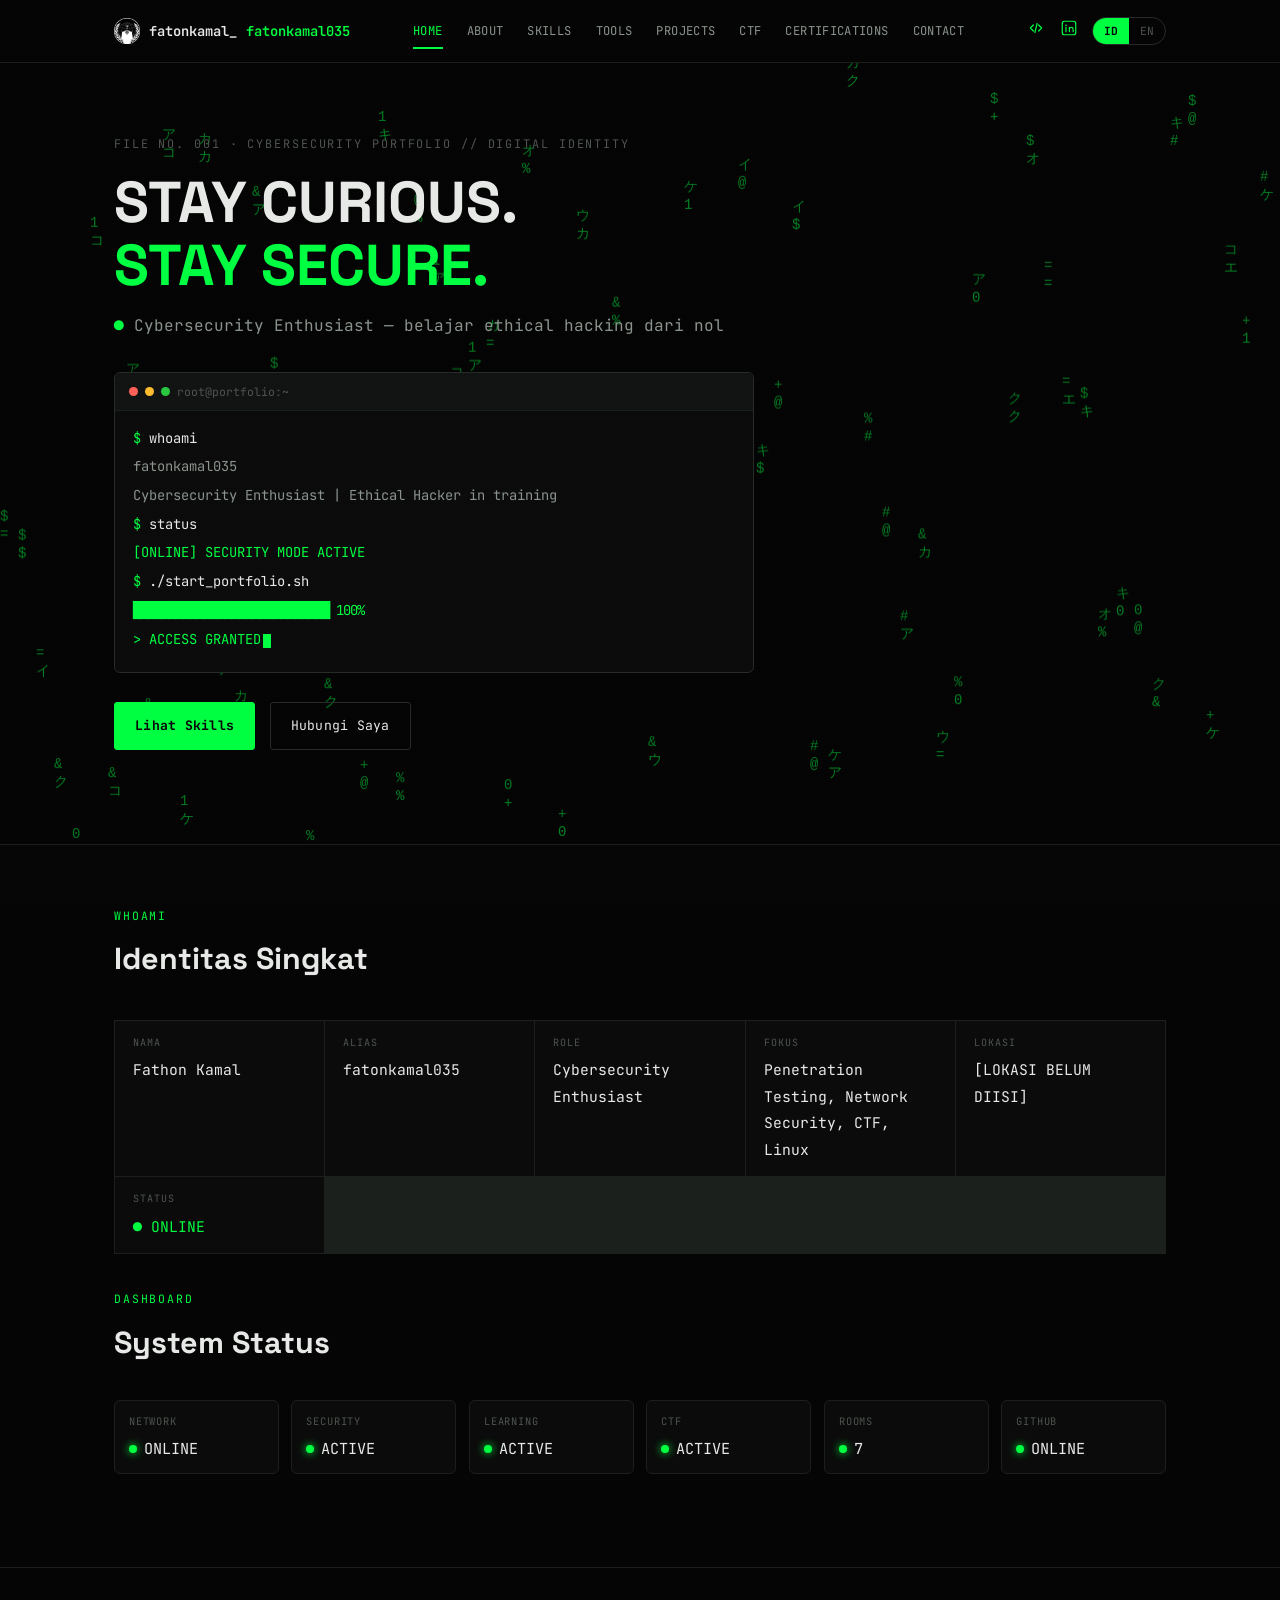
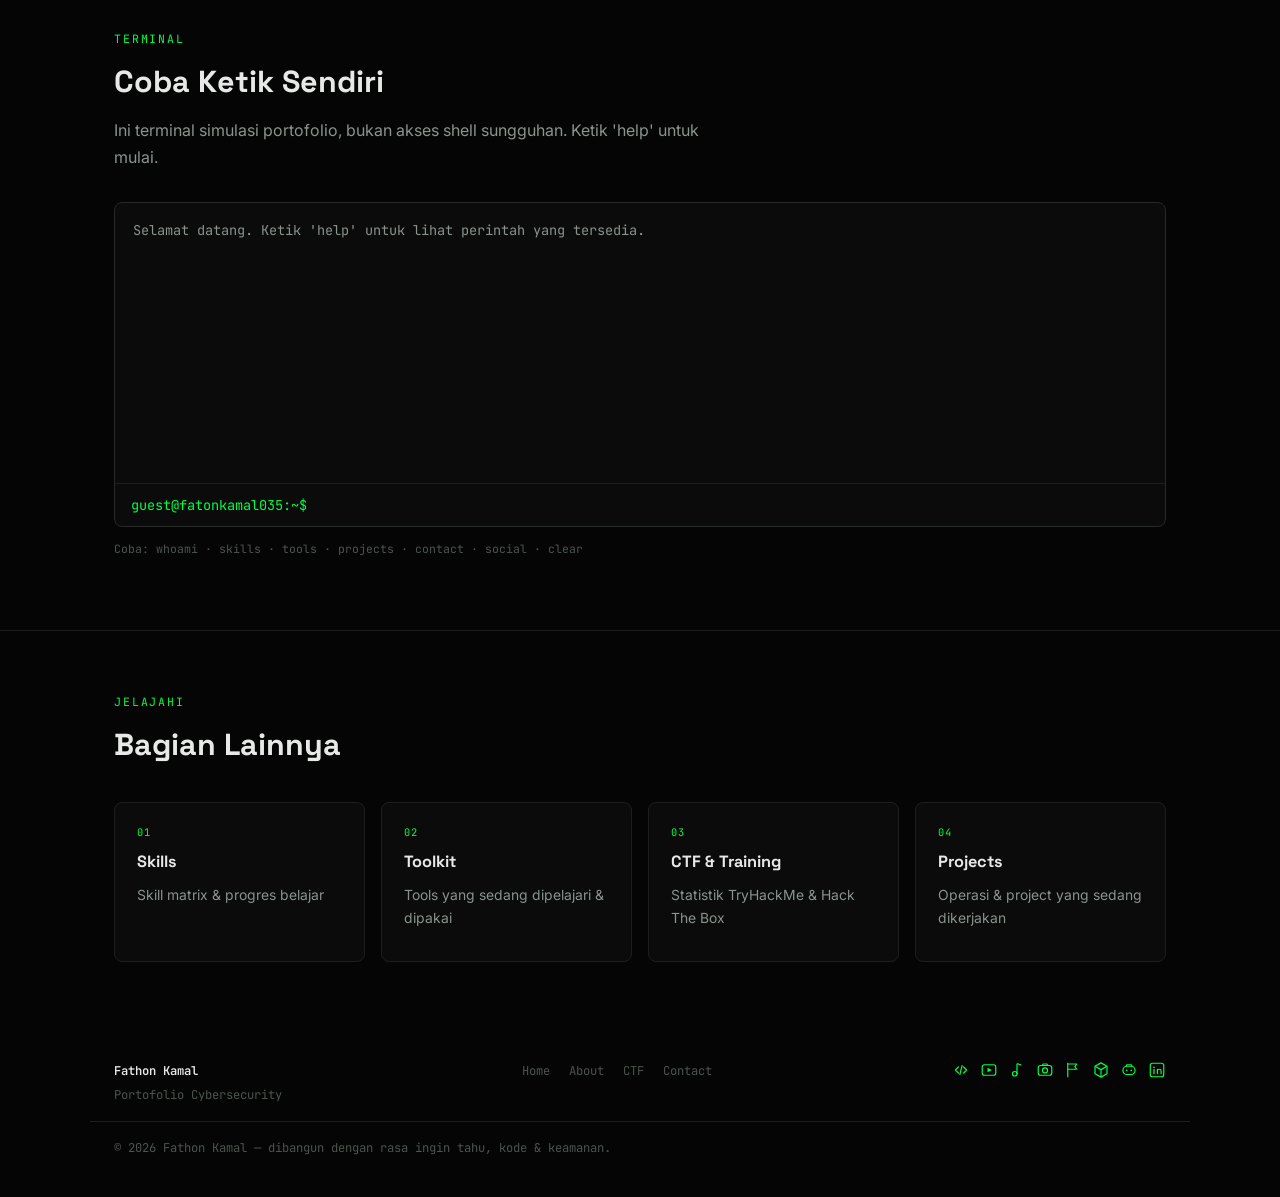
<file: index.html>
<!DOCTYPE html>
<html lang="id">
<head>
<meta charset="UTF-8">
<meta name="viewport" content="width=device-width, initial-scale=1.0">
<title>Fathon Kamal — Cybersecurity Portfolio // Digital Identity</title>
<meta name="description" content="Portofolio cybersecurity Fathon Kamal (fatonkamal035) — ethical hacking, penetration testing, CTF di TryHackMe & Hack The Box.">
<meta property="og:title" content="Fathon Kamal — Cybersecurity Portfolio">
<meta property="og:description" content="Portofolio cybersecurity: skills, tools, CTF progress, dan projects.">
<meta property="og:type" content="website">
<meta name="twitter:card" content="summary">
<link rel="preconnect" href="https://fonts.googleapis.com">
<link rel="preconnect" href="https://fonts.gstatic.com" crossorigin>
<link href="https://fonts.googleapis.com/css2?family=Inter:wght@400;500;600;700;800&family=Space+Grotesk:wght@500;600;700&family=JetBrains+Mono:wght@400;500;600;700&display=swap" rel="stylesheet">
<link rel="stylesheet" href="style.css">
</head>
<body>

<header class="topnav">
  <div class="wrap">
    <a href="index.html" class="brand"><img class="brand-logo" src="logo.png" alt="Logo"><span class="glitch" data-text="fatonkamal_">fatonkamal_</span><span class="alias"></span></a>
    <nav class="navlinks">
      <a href="index.html" class="active" data-id="Home" data-en="Home">Home</a>
      <a href="about.html" data-id="About" data-en="About">About</a>
      <a href="skills.html" data-id="Skills" data-en="Skills">Skills</a>
      <a href="tools.html" data-id="Tools" data-en="Tools">Tools</a>
      <a href="projects.html" data-id="Projects" data-en="Projects">Projects</a>
      <a href="ctf.html">CTF</a>
      <a href="certifications.html" data-id="Certifications" data-en="Certifications">Certifications</a>
      <a href="contact.html" data-id="Contact" data-en="Contact">Contact</a>
    </nav>
    <div class="nav-right">
      <a class="nav-icon-github" href="#" aria-label="GitHub" target="_blank" rel="noopener"></a>
      <a class="nav-icon-linkedin" href="#" aria-label="LinkedIn" target="_blank" rel="noopener"></a>
      <div class="lang-switch" role="group" aria-label="Ganti bahasa">
        <button class="lang-opt active" data-lang="id" type="button">ID</button>
        <button class="lang-opt" data-lang="en" type="button">EN</button>
      </div>
      <button class="hamburger" aria-label="Menu"><span></span><span></span><span></span></button>
    </div>
  </div>
  <div class="mobile-menu">
    <a href="index.html" class="active">Home</a>
    <a href="about.html" data-id="About" data-en="About">About</a>
    <a href="skills.html" data-id="Skills" data-en="Skills">Skills</a>
    <a href="tools.html" data-id="Tools" data-en="Tools">Tools</a>
    <a href="projects.html" data-id="Projects" data-en="Projects">Projects</a>
    <a href="ctf.html">CTF</a>
    <a href="certifications.html" data-id="Certifications" data-en="Certifications">Certifications</a>
    <a href="contact.html" data-id="Contact" data-en="Contact">Contact</a>
  </div>
</header>

<section class="hero">
  <canvas id="matrixCanvas" aria-hidden="true"></canvas>
  <div class="wrap">
    <div class="hero-eyebrow">FILE NO. 001 · CYBERSECURITY PORTFOLIO // DIGITAL IDENTITY</div>
    <h1>
      <span data-id="STAY CURIOUS." data-en="STAY CURIOUS.">STAY CURIOUS.</span><br>
      <span class="accent" data-id="STAY SECURE." data-en="STAY SECURE.">STAY SECURE.</span>
    </h1>
    <p class="role-line"><span class="status-dot">●</span> <span data-id="Cybersecurity Enthusiast — belajar ethical hacking dari nol" data-en="Cybersecurity Enthusiast — learning ethical hacking from scratch">Cybersecurity Enthusiast — belajar ethical hacking dari nol</span></p>

    <div class="terminal-window">
      <div class="terminal-titlebar"><span class="dot red"></span><span class="dot yellow"></span><span class="dot green"></span><span class="glitch" data-text="root@portfolio:~">root@portfolio:~</span></div>
      <div class="terminal-body">
        <div class="line"><span class="prompt-user">$</span> whoami</div>
        <div class="line out">fatonkamal035</div>
        <div class="line out" data-id="Cybersecurity Enthusiast | Ethical Hacker in training" data-en="Cybersecurity Enthusiast | Ethical Hacker in training">Cybersecurity Enthusiast | Ethical Hacker in training</div>
        <div class="line"><span class="prompt-user">$</span> status</div>
        <div class="line ok">[ONLINE] SECURITY MODE ACTIVE</div>
        <div class="line"><span class="prompt-user">$</span> ./start_portfolio.sh</div>
        <div class="line progress-bar-ascii">████████████████████████████ 100%</div>
        <div class="line ok">&gt; ACCESS GRANTED<span class="cursor-block"></span></div>
      </div>
    </div>

    <div class="btn-row" style="margin-top:1.8rem;">
      <a class="btn primary" href="skills.html" data-id="Lihat Skills" data-en="View Skills">Lihat Skills</a>
      <a class="btn ghost" href="contact.html" data-id="Hubungi Saya" data-en="Contact Me">Hubungi Saya</a>
    </div>
  </div>
</section>

<section class="section">
  <div class="wrap">
    <div class="section-head reveal">
      <div class="eyebrow">WHOAMI</div>
      <h2 data-id="Identitas Singkat" data-en="Quick Identity">Identitas Singkat</h2>
    </div>
    <div class="whoami-grid" id="whoamiGrid"></div>

    <div class="section-head reveal" style="margin-top:0.5rem;">
      <div class="eyebrow" data-id="Dashboard" data-en="Dashboard">Dashboard</div>
      <h2 data-id="System Status" data-en="System Status">System Status</h2>
    </div>
    <div class="dash-grid" id="dashGrid"></div>
  </div>
</section>

<section class="section">
  <div class="wrap">
    <div class="section-head reveal">
      <div class="eyebrow">Terminal</div>
      <h2 data-id="Coba Ketik Sendiri" data-en="Try It Yourself">Coba Ketik Sendiri</h2>
      <p data-id="Ini terminal simulasi portofolio, bukan akses shell sungguhan. Ketik 'help' untuk mulai." data-en="This is a portfolio simulation terminal, not a real shell. Type 'help' to start.">Ini terminal simulasi portofolio, bukan akses shell sungguhan. Ketik 'help' untuk mulai.</p>
    </div>
    <div class="iterm reveal">
      <div class="iterm-output" id="itermOutput">
        <div class="line cmd-out" data-id="Selamat datang. Ketik 'help' untuk lihat perintah yang tersedia." data-en="Welcome. Type 'help' to see available commands.">Selamat datang. Ketik 'help' untuk lihat perintah yang tersedia.</div>
      </div>
      <div class="iterm-input-row">
        <span class="p">guest@fatonkamal035:~$</span>
        <input id="itermInput" type="text" autocomplete="off" spellcheck="false" aria-label="Terminal command input">
      </div>
    </div>
    <p class="iterm-hint" data-id="Coba: whoami · skills · tools · projects · contact · social · clear" data-en="Try: whoami · skills · tools · projects · contact · social · clear">Coba: whoami · skills · tools · projects · contact · social · clear</p>
  </div>
</section>

<section class="section">
  <div class="wrap">
    <div class="section-head reveal">
      <div class="eyebrow" data-id="Jelajahi" data-en="Explore">Jelajahi</div>
      <h2 data-id="Bagian Lainnya" data-en="More Sections">Bagian Lainnya</h2>
    </div>
    <div class="card-grid reveal">
      <a class="tool-card" href="skills.html" style="color:inherit;">
        <div class="t-cat">01</div><h3 data-id="Skills" data-en="Skills">Skills</h3>
        <p data-id="Skill matrix & progres belajar" data-en="Skill matrix & learning progress">Skill matrix & progres belajar</p>
      </a>
      <a class="tool-card" href="tools.html" style="color:inherit;">
        <div class="t-cat">02</div><h3 data-id="Toolkit" data-en="Toolkit">Toolkit</h3>
        <p data-id="Tools yang sedang dipelajari & dipakai" data-en="Tools currently being learned & used">Tools yang sedang dipelajari & dipakai</p>
      </a>
      <a class="tool-card" href="ctf.html" style="color:inherit;">
        <div class="t-cat">03</div><h3>CTF &amp; Training</h3>
        <p data-id="Statistik TryHackMe & Hack The Box" data-en="TryHackMe & Hack The Box stats">Statistik TryHackMe & Hack The Box</p>
      </a>
      <a class="tool-card" href="projects.html" style="color:inherit;">
        <div class="t-cat">04</div><h3 data-id="Projects" data-en="Projects">Projects</h3>
        <p data-id="Operasi & project yang sedang dikerjakan" data-en="Operations & projects in progress">Operasi & project yang sedang dikerjakan</p>
      </a>
    </div>
  </div>
</section>

<footer>
  <div class="wrap">
    <div class="footer-left">
      <span style="color:var(--ink);font-weight:600;">Fathon Kamal</span>
      <span data-id="Portofolio Cybersecurity" data-en="Cybersecurity Portfolio">Portofolio Cybersecurity</span>
    </div>
    <nav class="footer-nav">
      <a href="index.html" data-id="Home" data-en="Home">Home</a>
      <a href="about.html" data-id="About" data-en="About">About</a>
      <a href="ctf.html">CTF</a>
      <a href="contact.html" data-id="Contact" data-en="Contact">Contact</a>
    </nav>
    <div id="footerSocials" style="display:flex;gap:10px;"></div>
  </div>
  <div class="wrap" style="margin-top:16px;padding-top:16px;border-top:1px solid var(--border);">
    <span>© 2026 Fathon Kamal — <span data-id="dibangun dengan rasa ingin tahu, kode & keamanan." data-en="built with curiosity, code &amp; security.">dibangun dengan rasa ingin tahu, kode &amp; keamanan.</span></span>
  </div>
</footer>

<script src="data.js"></script>
<script src="script.js"></script>
</body>
</html>
</file>
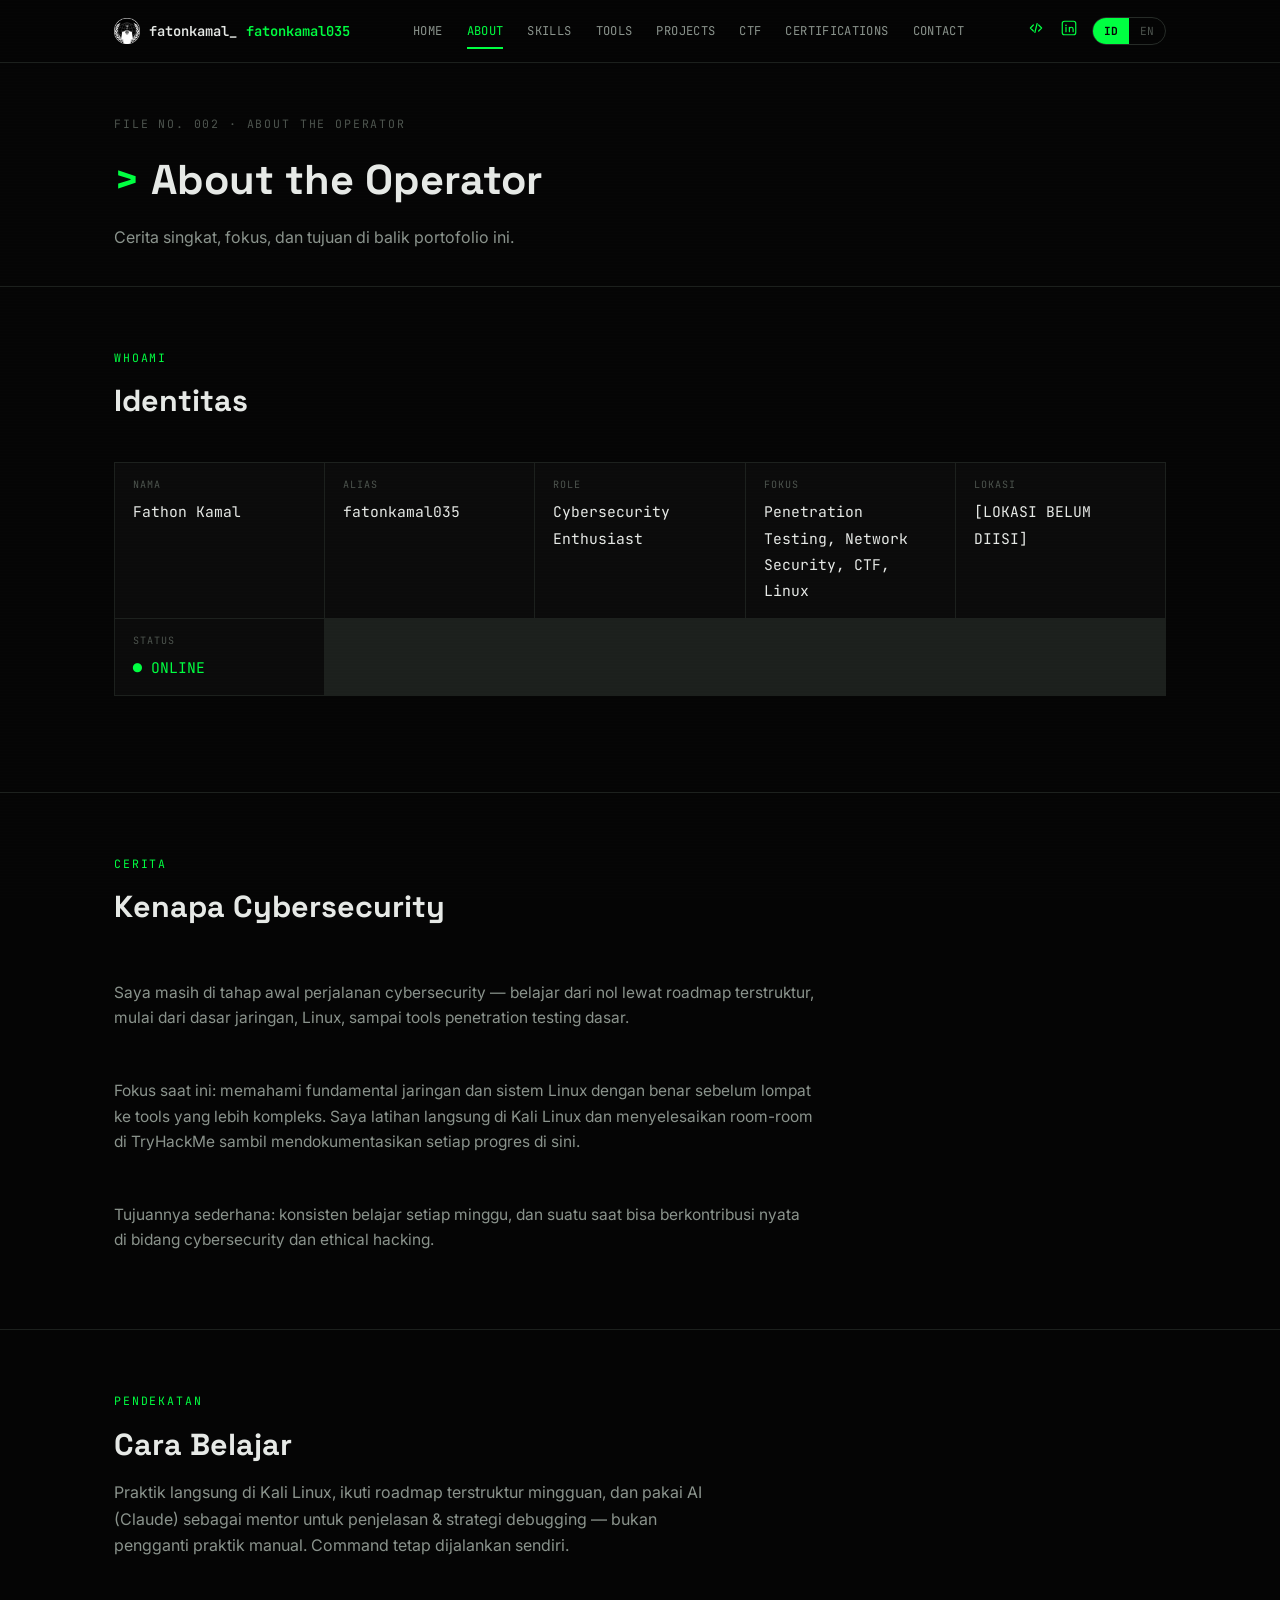
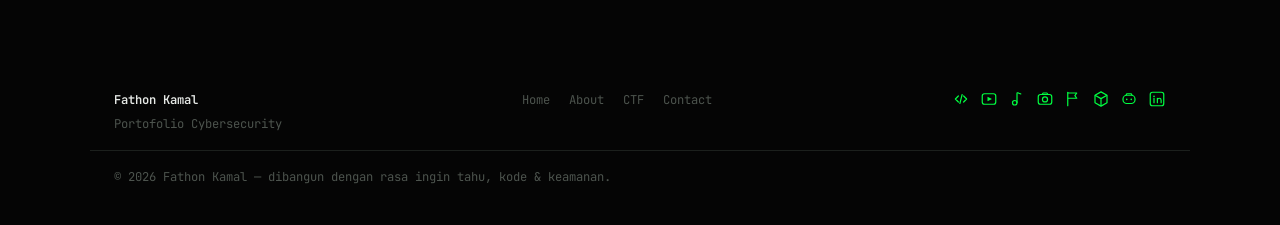
<file: about.html>
<!DOCTYPE html>
<html lang="id">
<head>
<meta charset="UTF-8">
<meta name="viewport" content="width=device-width, initial-scale=1.0">
<title>About — Fathon Kamal</title>
<meta name="description" content="Cerita, fokus, dan tujuan Fathon Kamal dalam belajar cybersecurity dan ethical hacking.">
<meta property="og:title" content="About the Operator — Fathon Kamal">
<meta property="og:type" content="website">
<link rel="preconnect" href="https://fonts.googleapis.com">
<link rel="preconnect" href="https://fonts.gstatic.com" crossorigin>
<link href="https://fonts.googleapis.com/css2?family=Inter:wght@400;500;600;700;800&family=Space+Grotesk:wght@500;600;700&family=JetBrains+Mono:wght@400;500;600;700&display=swap" rel="stylesheet">
<link rel="stylesheet" href="style.css">
</head>
<body>

<header class="topnav">
  <div class="wrap">
    <a href="index.html" class="brand"><img class="brand-logo" src="logo.png" alt="Logo"><span class="glitch" data-text="fatonkamal_">fatonkamal_</span><span class="alias"></span></a>
    <nav class="navlinks">
      <a href="index.html" data-id="Home" data-en="Home">Home</a>
      <a href="about.html" class="active" data-id="About" data-en="About">About</a>
      <a href="skills.html" data-id="Skills" data-en="Skills">Skills</a>
      <a href="tools.html" data-id="Tools" data-en="Tools">Tools</a>
      <a href="projects.html" data-id="Projects" data-en="Projects">Projects</a>
      <a href="ctf.html">CTF</a>
      <a href="certifications.html" data-id="Certifications" data-en="Certifications">Certifications</a>
      <a href="contact.html" data-id="Contact" data-en="Contact">Contact</a>
    </nav>
    <div class="nav-right">
      <a class="nav-icon-github" href="#" aria-label="GitHub" target="_blank" rel="noopener"></a>
      <a class="nav-icon-linkedin" href="#" aria-label="LinkedIn" target="_blank" rel="noopener"></a>
      <div class="lang-switch" role="group" aria-label="Ganti bahasa">
        <button class="lang-opt active" data-lang="id" type="button">ID</button>
        <button class="lang-opt" data-lang="en" type="button">EN</button>
      </div>
      <button class="hamburger" aria-label="Menu"><span></span><span></span><span></span></button>
    </div>
  </div>
  <div class="mobile-menu">
    <a href="index.html" data-id="Home" data-en="Home">Home</a>
    <a href="about.html" class="active">About</a>
    <a href="skills.html" data-id="Skills" data-en="Skills">Skills</a>
    <a href="tools.html" data-id="Tools" data-en="Tools">Tools</a>
    <a href="projects.html" data-id="Projects" data-en="Projects">Projects</a>
    <a href="ctf.html">CTF</a>
    <a href="certifications.html" data-id="Certifications" data-en="Certifications">Certifications</a>
    <a href="contact.html" data-id="Contact" data-en="Contact">Contact</a>
  </div>
</header>

<div class="page-header">
  <div class="wrap">
    <div class="file-no">FILE NO. 002 · ABOUT THE OPERATOR</div>
    <h1><span class="prompt">&gt;</span> About the Operator</h1>
    <p data-id="Cerita singkat, fokus, dan tujuan di balik portofolio ini." data-en="A short story, focus, and the goal behind this portfolio.">Cerita singkat, fokus, dan tujuan di balik portofolio ini.</p>
  </div>
</div>

<section class="section">
  <div class="wrap">
    <div class="section-head reveal">
      <div class="eyebrow">WHOAMI</div>
      <h2 data-id="Identitas" data-en="Identity">Identitas</h2>
    </div>
    <div class="whoami-grid" id="whoamiGrid"></div>
  </div>
</section>

<section class="section">
  <div class="wrap">
    <div class="section-head reveal">
      <div class="eyebrow" data-id="Cerita" data-en="Story">Cerita</div>
      <h2 data-id="Kenapa Cybersecurity" data-en="Why Cybersecurity">Kenapa Cybersecurity</h2>
    </div>
    <div id="bioText" class="reveal" style="max-width:70ch; color:var(--ink-muted); display:flex; flex-direction:column; gap:1rem; font-size:0.97rem;"></div>
  </div>
</section>

<section class="section">
  <div class="wrap">
    <div class="section-head reveal">
      <div class="eyebrow" data-id="Pendekatan" data-en="Approach">Pendekatan</div>
      <h2 data-id="Cara Belajar" data-en="How I Learn">Cara Belajar</h2>
      <p data-id="Praktik langsung di Kali Linux, ikuti roadmap terstruktur mingguan, dan pakai AI (Claude) sebagai mentor untuk penjelasan & strategi debugging — bukan pengganti praktik manual. Command tetap dijalankan sendiri." data-en="Hands-on practice in Kali Linux, following a structured weekly roadmap, and using AI (Claude) as a mentor for explanations & debugging strategy — not a replacement for hands-on practice. Commands are still run manually.">Praktik langsung di Kali Linux, ikuti roadmap terstruktur mingguan, dan pakai AI (Claude) sebagai mentor untuk penjelasan & strategi debugging — bukan pengganti praktik manual. Command tetap dijalankan sendiri.</p>
    </div>
  </div>
</section>

<footer>
  <div class="wrap">
    <div class="footer-left">
      <span style="color:var(--ink);font-weight:600;">Fathon Kamal</span>
      <span data-id="Portofolio Cybersecurity" data-en="Cybersecurity Portfolio">Portofolio Cybersecurity</span>
    </div>
    <nav class="footer-nav">
      <a href="index.html" data-id="Home" data-en="Home">Home</a>
      <a href="about.html" data-id="About" data-en="About">About</a>
      <a href="ctf.html">CTF</a>
      <a href="contact.html" data-id="Contact" data-en="Contact">Contact</a>
    </nav>
    <div id="footerSocials" style="display:flex;gap:10px;"></div>
  </div>
  <div class="wrap" style="margin-top:16px;padding-top:16px;border-top:1px solid var(--border);">
    <span>© 2026 Fathon Kamal — <span data-id="dibangun dengan rasa ingin tahu, kode & keamanan." data-en="built with curiosity, code &amp; security.">dibangun dengan rasa ingin tahu, kode &amp; keamanan.</span></span>
  </div>
</footer>

<script src="data.js"></script>
<script src="script.js"></script>
</body>
</html>
</file>
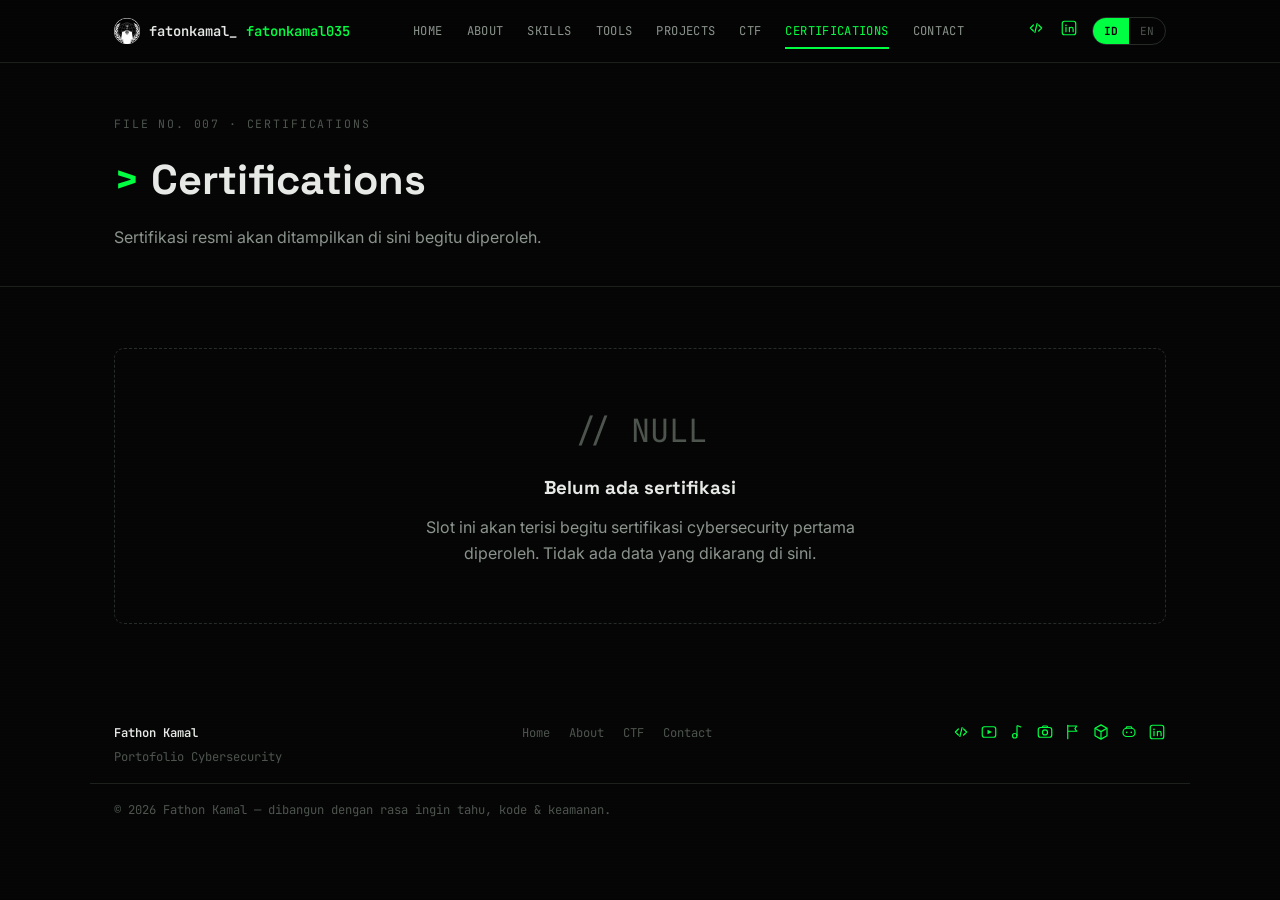
<file: certifications.html>
<!DOCTYPE html>
<html lang="id">
<head>
<meta charset="UTF-8">
<meta name="viewport" content="width=device-width, initial-scale=1.0">
<title>Certifications — Fathon Kamal</title>
<meta name="description" content="Sertifikasi cybersecurity Fathon Kamal.">
<meta property="og:title" content="Certifications — Fathon Kamal">
<meta property="og:type" content="website">
<link rel="preconnect" href="https://fonts.googleapis.com">
<link rel="preconnect" href="https://fonts.gstatic.com" crossorigin>
<link href="https://fonts.googleapis.com/css2?family=Inter:wght@400;500;600;700;800&family=Space+Grotesk:wght@500;600;700&family=JetBrains+Mono:wght@400;500;600;700&display=swap" rel="stylesheet">
<link rel="stylesheet" href="style.css">
</head>
<body>

<header class="topnav">
  <div class="wrap">
    <a href="index.html" class="brand"><img class="brand-logo" src="logo.png" alt="Logo"><span class="glitch" data-text="fatonkamal_">fatonkamal_</span><span class="alias"></span></a>
    <nav class="navlinks">
      <a href="index.html" data-id="Home" data-en="Home">Home</a>
      <a href="about.html" data-id="About" data-en="About">About</a>
      <a href="skills.html" data-id="Skills" data-en="Skills">Skills</a>
      <a href="tools.html" data-id="Tools" data-en="Tools">Tools</a>
      <a href="projects.html" data-id="Projects" data-en="Projects">Projects</a>
      <a href="ctf.html">CTF</a>
      <a href="certifications.html" class="active" data-id="Certifications" data-en="Certifications">Certifications</a>
      <a href="contact.html" data-id="Contact" data-en="Contact">Contact</a>
    </nav>
    <div class="nav-right">
      <a class="nav-icon-github" href="#" aria-label="GitHub" target="_blank" rel="noopener"></a>
      <a class="nav-icon-linkedin" href="#" aria-label="LinkedIn" target="_blank" rel="noopener"></a>
      <div class="lang-switch" role="group" aria-label="Ganti bahasa">
        <button class="lang-opt active" data-lang="id" type="button">ID</button>
        <button class="lang-opt" data-lang="en" type="button">EN</button>
      </div>
      <button class="hamburger" aria-label="Menu"><span></span><span></span><span></span></button>
    </div>
  </div>
  <div class="mobile-menu">
    <a href="index.html" data-id="Home" data-en="Home">Home</a>
    <a href="about.html" data-id="About" data-en="About">About</a>
    <a href="skills.html" data-id="Skills" data-en="Skills">Skills</a>
    <a href="tools.html" data-id="Tools" data-en="Tools">Tools</a>
    <a href="projects.html" data-id="Projects" data-en="Projects">Projects</a>
    <a href="ctf.html">CTF</a>
    <a href="certifications.html" class="active">Certifications</a>
    <a href="contact.html" data-id="Contact" data-en="Contact">Contact</a>
  </div>
</header>

<div class="page-header">
  <div class="wrap">
    <div class="file-no">FILE NO. 007 · CERTIFICATIONS</div>
    <h1><span class="prompt">&gt;</span> Certifications</h1>
    <p data-id="Sertifikasi resmi akan ditampilkan di sini begitu diperoleh." data-en="Official certifications will appear here once earned.">Sertifikasi resmi akan ditampilkan di sini begitu diperoleh.</p>
  </div>
</div>

<section class="section">
  <div class="wrap">
    <div id="certsArea" class="reveal"></div>
  </div>
</section>

<footer>
  <div class="wrap">
    <div class="footer-left">
      <span style="color:var(--ink);font-weight:600;">Fathon Kamal</span>
      <span data-id="Portofolio Cybersecurity" data-en="Cybersecurity Portfolio">Portofolio Cybersecurity</span>
    </div>
    <nav class="footer-nav">
      <a href="index.html" data-id="Home" data-en="Home">Home</a>
      <a href="about.html" data-id="About" data-en="About">About</a>
      <a href="ctf.html">CTF</a>
      <a href="contact.html" data-id="Contact" data-en="Contact">Contact</a>
    </nav>
    <div id="footerSocials" style="display:flex;gap:10px;"></div>
  </div>
  <div class="wrap" style="margin-top:16px;padding-top:16px;border-top:1px solid var(--border);">
    <span>© 2026 Fathon Kamal — <span data-id="dibangun dengan rasa ingin tahu, kode & keamanan." data-en="built with curiosity, code &amp; security.">dibangun dengan rasa ingin tahu, kode &amp; keamanan.</span></span>
  </div>
</footer>

<script src="data.js"></script>
<script src="script.js"></script>
</body>
</html>
</file>
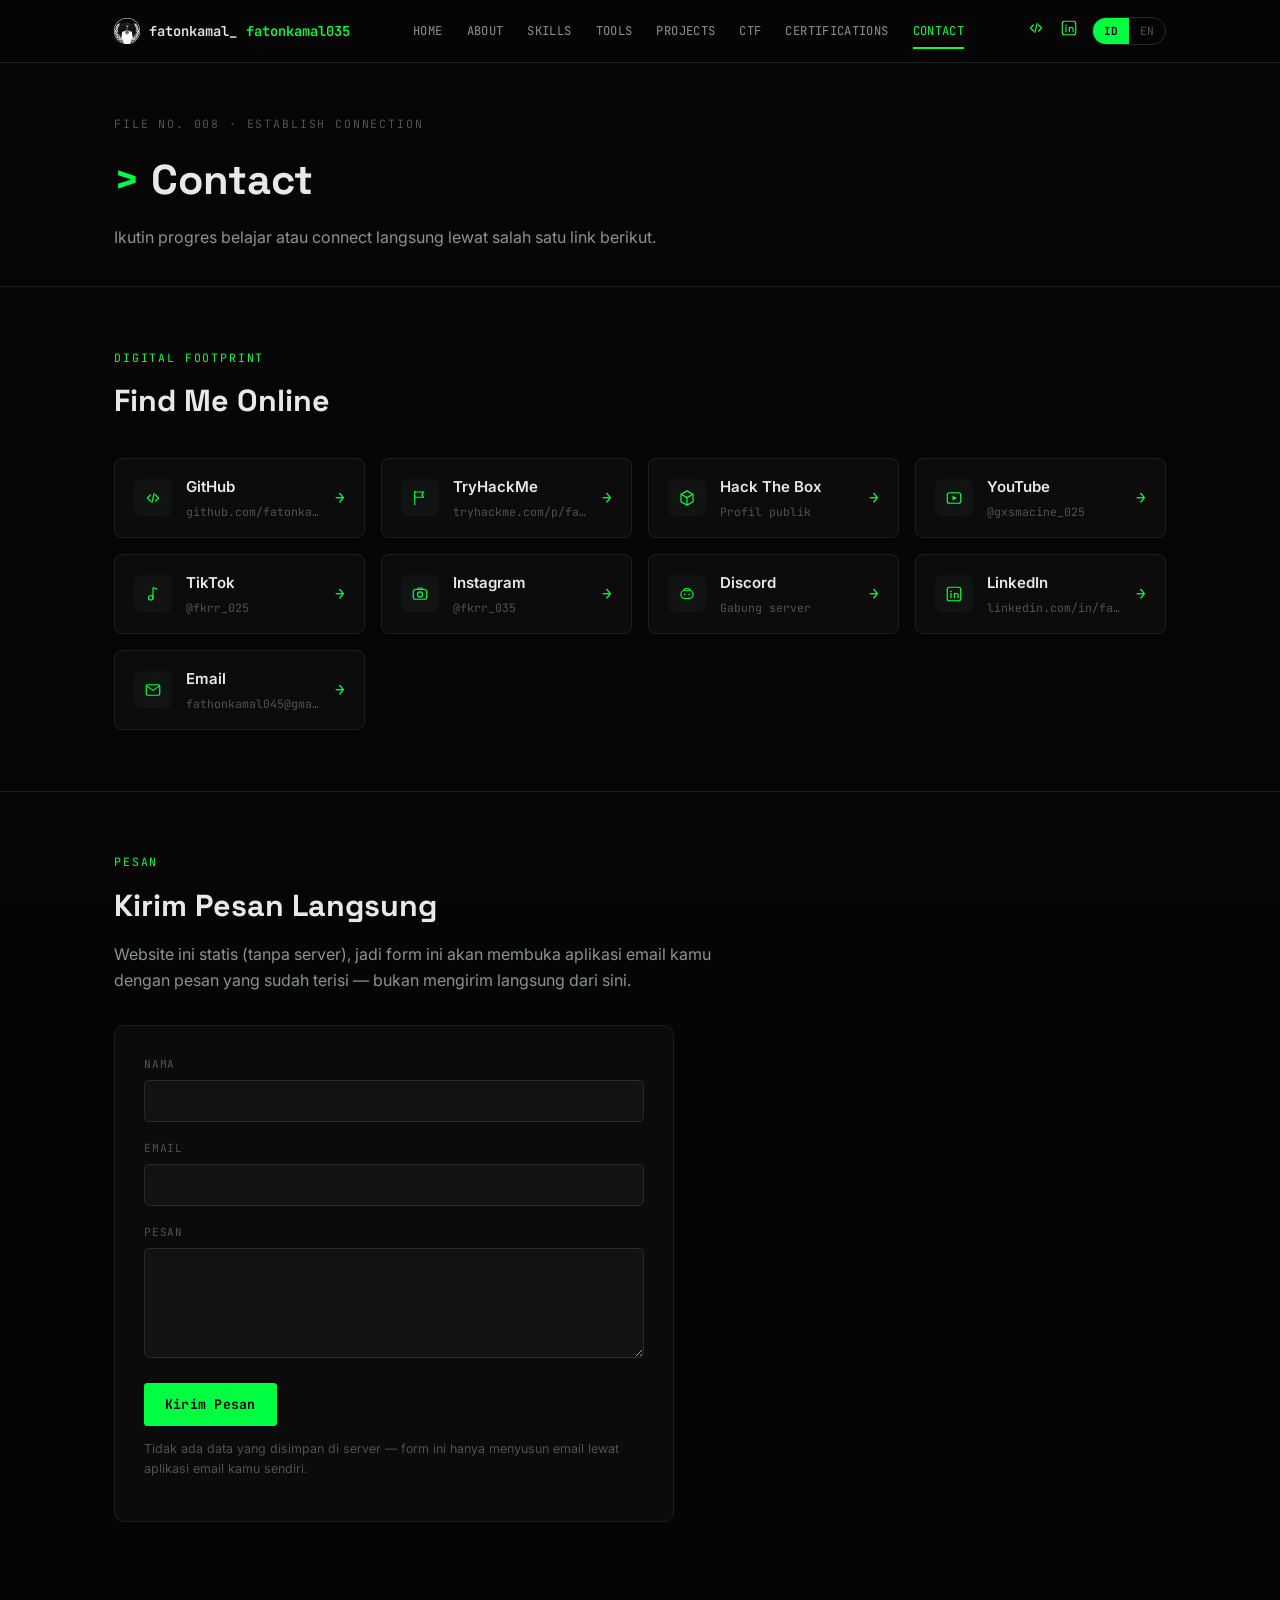
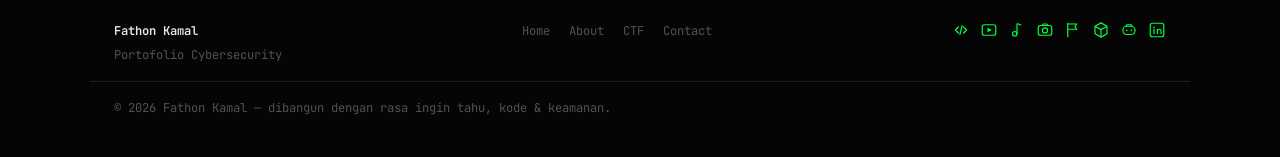
<file: contact.html>
<!DOCTYPE html>
<html lang="id">
<head>
<meta charset="UTF-8">
<meta name="viewport" content="width=device-width, initial-scale=1.0">
<title>Contact — Fathon Kamal</title>
<meta name="description" content="Hubungi Fathon Kamal — email, Discord, GitHub, LinkedIn, TryHackMe, dan Hack The Box.">
<meta property="og:title" content="Establish Connection — Fathon Kamal">
<meta property="og:type" content="website">
<link rel="preconnect" href="https://fonts.googleapis.com">
<link rel="preconnect" href="https://fonts.gstatic.com" crossorigin>
<link href="https://fonts.googleapis.com/css2?family=Inter:wght@400;500;600;700;800&family=Space+Grotesk:wght@500;600;700&family=JetBrains+Mono:wght@400;500;600;700&display=swap" rel="stylesheet">
<link rel="stylesheet" href="style.css">
</head>
<body>

<header class="topnav">
  <div class="wrap">
    <a href="index.html" class="brand"><img class="brand-logo" src="logo.png" alt="Logo"><span class="glitch" data-text="fatonkamal_">fatonkamal_</span><span class="alias"></span></a>
    <nav class="navlinks">
      <a href="index.html" data-id="Home" data-en="Home">Home</a>
      <a href="about.html" data-id="About" data-en="About">About</a>
      <a href="skills.html" data-id="Skills" data-en="Skills">Skills</a>
      <a href="tools.html" data-id="Tools" data-en="Tools">Tools</a>
      <a href="projects.html" data-id="Projects" data-en="Projects">Projects</a>
      <a href="ctf.html">CTF</a>
      <a href="certifications.html" data-id="Certifications" data-en="Certifications">Certifications</a>
      <a href="contact.html" class="active" data-id="Contact" data-en="Contact">Contact</a>
    </nav>
    <div class="nav-right">
      <a class="nav-icon-github" href="#" aria-label="GitHub" target="_blank" rel="noopener"></a>
      <a class="nav-icon-linkedin" href="#" aria-label="LinkedIn" target="_blank" rel="noopener"></a>
      <div class="lang-switch" role="group" aria-label="Ganti bahasa">
        <button class="lang-opt active" data-lang="id" type="button">ID</button>
        <button class="lang-opt" data-lang="en" type="button">EN</button>
      </div>
      <button class="hamburger" aria-label="Menu"><span></span><span></span><span></span></button>
    </div>
  </div>
  <div class="mobile-menu">
    <a href="index.html" data-id="Home" data-en="Home">Home</a>
    <a href="about.html" data-id="About" data-en="About">About</a>
    <a href="skills.html" data-id="Skills" data-en="Skills">Skills</a>
    <a href="tools.html" data-id="Tools" data-en="Tools">Tools</a>
    <a href="projects.html" data-id="Projects" data-en="Projects">Projects</a>
    <a href="ctf.html">CTF</a>
    <a href="certifications.html" data-id="Certifications" data-en="Certifications">Certifications</a>
    <a href="contact.html" class="active">Contact</a>
  </div>
</header>

<div class="page-header">
  <div class="wrap">
    <div class="file-no">FILE NO. 008 · ESTABLISH CONNECTION</div>
    <h1><span class="prompt">&gt;</span> Contact</h1>
    <p data-id="Ikutin progres belajar atau connect langsung lewat salah satu link berikut." data-en="Follow the learning progress or connect directly through any of the links below.">Ikutin progres belajar atau connect langsung lewat salah satu link berikut.</p>
  </div>
</div>

<section class="section">
  <div class="wrap">
    <div class="section-head reveal">
      <div class="eyebrow" data-id="Digital Footprint" data-en="Digital Footprint">Digital Footprint</div>
      <h2 data-id="Find Me Online" data-en="Find Me Online">Find Me Online</h2>
    </div>
    <div class="connect-grid reveal" id="connectGrid"></div>
  </div>
</section>

<section class="section">
  <div class="wrap">
    <div class="section-head reveal">
      <div class="eyebrow" data-id="Pesan" data-en="Message">Pesan</div>
      <h2 data-id="Kirim Pesan Langsung" data-en="Send a Direct Message">Kirim Pesan Langsung</h2>
      <p data-id="Website ini statis (tanpa server), jadi form ini akan membuka aplikasi email kamu dengan pesan yang sudah terisi — bukan mengirim langsung dari sini." data-en="This site is static (no server), so this form opens your email app with the message pre-filled — it doesn't send directly from here.">Website ini statis (tanpa server), jadi form ini akan membuka aplikasi email kamu dengan pesan yang sudah terisi — bukan mengirim langsung dari sini.</p>
    </div>

    <form class="contact-form reveal" id="contactForm" novalidate>
      <div class="form-row">
        <label for="cf-name" data-id="Nama" data-en="Name">Nama</label>
        <input type="text" id="cf-name" name="name" required>
        <span class="form-error" data-id="Nama wajib diisi." data-en="Name is required.">Nama wajib diisi.</span>
      </div>
      <div class="form-row">
        <label for="cf-email" data-id="Email" data-en="Email">Email</label>
        <input type="email" id="cf-email" name="email" required>
        <span class="form-error" data-id="Masukkan alamat email yang valid." data-en="Enter a valid email address.">Masukkan alamat email yang valid.</span>
      </div>
      <div class="form-row">
        <label for="cf-message" data-id="Pesan" data-en="Message">Pesan</label>
        <textarea id="cf-message" name="message" required></textarea>
        <span class="form-error" data-id="Pesan wajib diisi." data-en="Message is required.">Pesan wajib diisi.</span>
      </div>
      <button type="submit" class="btn primary" data-id="Kirim Pesan" data-en="Send Message">Kirim Pesan</button>
      <p class="form-note" data-id="Tidak ada data yang disimpan di server — form ini hanya menyusun email lewat aplikasi email kamu sendiri." data-en="No data is stored on any server — this form only composes an email through your own email app.">Tidak ada data yang disimpan di server — form ini hanya menyusun email lewat aplikasi email kamu sendiri.</p>
    </form>
  </div>
</section>

<footer>
  <div class="wrap">
    <div class="footer-left">
      <span style="color:var(--ink);font-weight:600;">Fathon Kamal</span>
      <span data-id="Portofolio Cybersecurity" data-en="Cybersecurity Portfolio">Portofolio Cybersecurity</span>
    </div>
    <nav class="footer-nav">
      <a href="index.html" data-id="Home" data-en="Home">Home</a>
      <a href="about.html" data-id="About" data-en="About">About</a>
      <a href="ctf.html">CTF</a>
      <a href="contact.html" data-id="Contact" data-en="Contact">Contact</a>
    </nav>
    <div id="footerSocials" style="display:flex;gap:10px;"></div>
  </div>
  <div class="wrap" style="margin-top:16px;padding-top:16px;border-top:1px solid var(--border);">
    <span>© 2026 Fathon Kamal — <span data-id="dibangun dengan rasa ingin tahu, kode & keamanan." data-en="built with curiosity, code &amp; security.">dibangun dengan rasa ingin tahu, kode &amp; keamanan.</span></span>
  </div>
</footer>

<script src="data.js"></script>
<script src="script.js"></script>
</body>
</html>
</file>
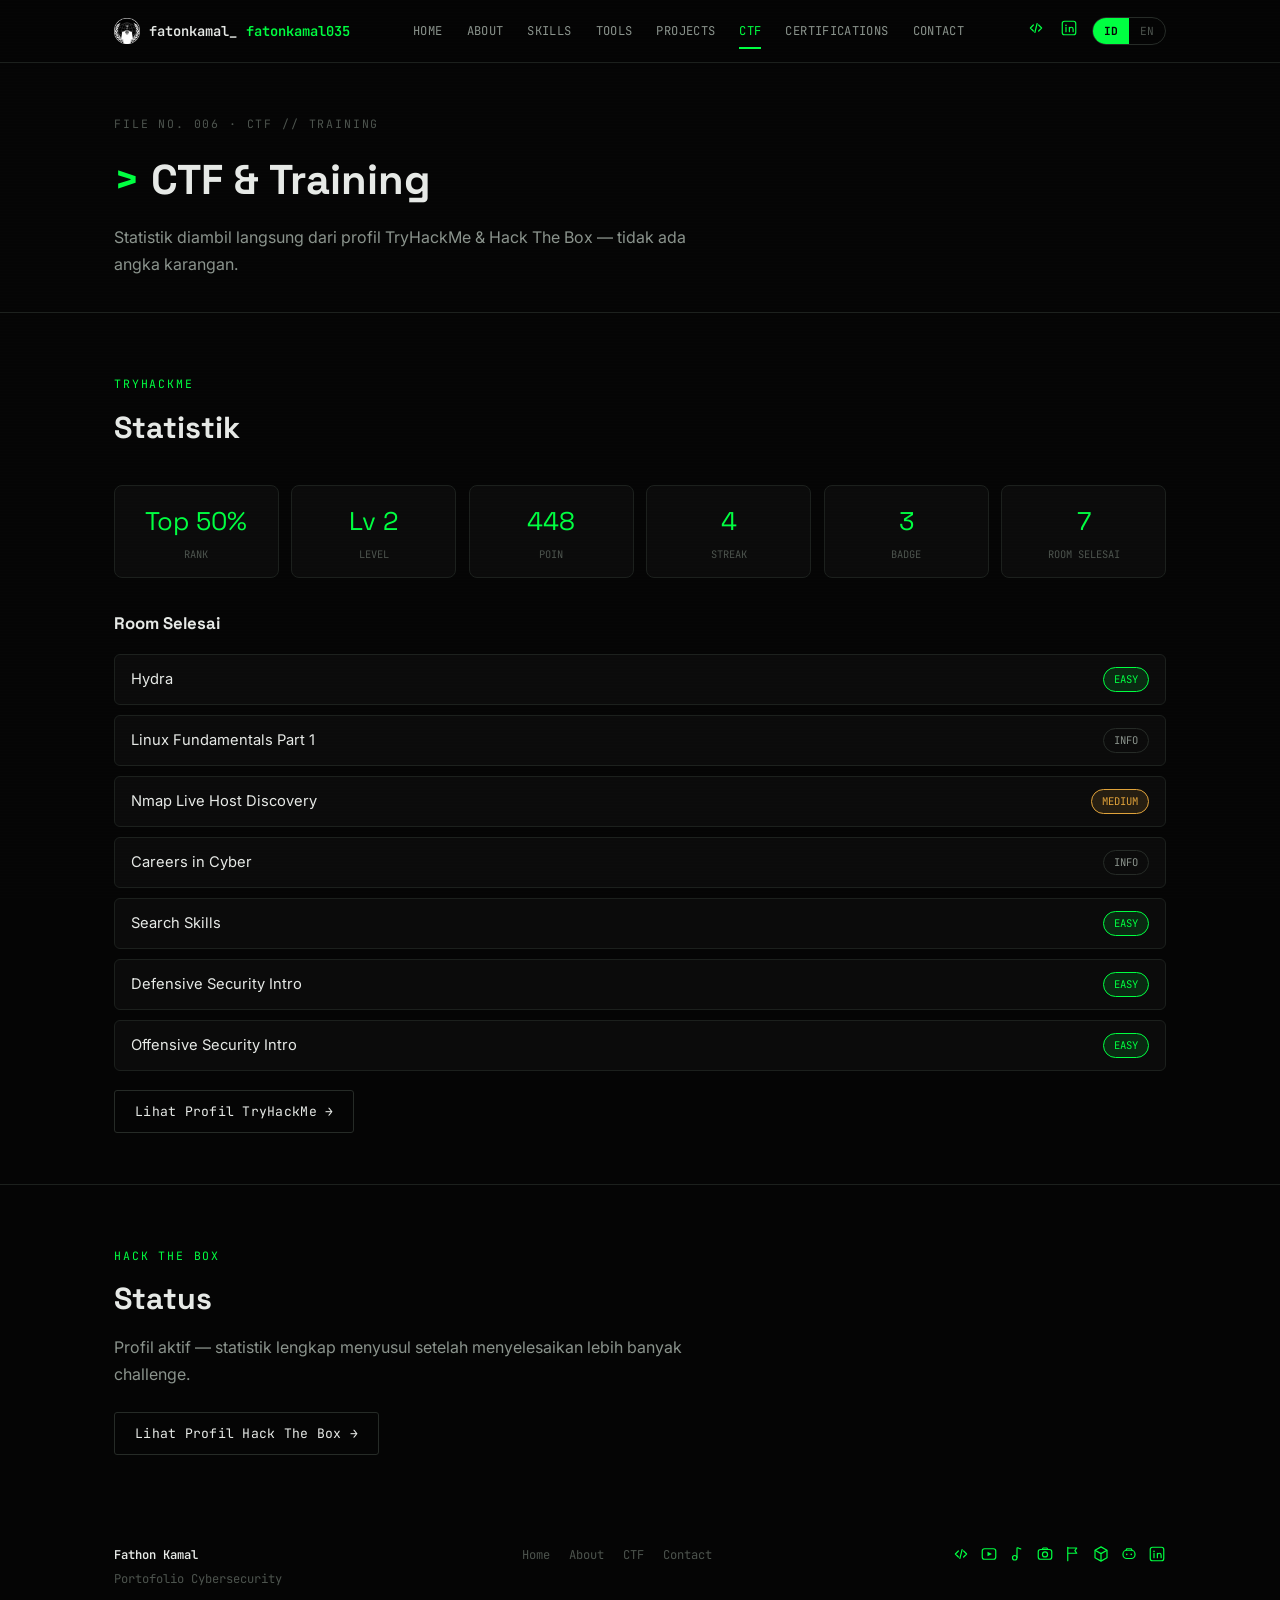
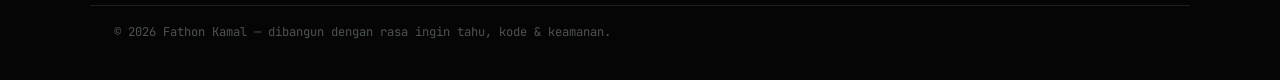
<file: ctf.html>
<!DOCTYPE html>
<html lang="id">
<head>
<meta charset="UTF-8">
<meta name="viewport" content="width=device-width, initial-scale=1.0">
<title>CTF & Training — Fathon Kamal</title>
<meta name="description" content="Statistik TryHackMe dan Hack The Box Fathon Kamal — rank, level, room yang sudah diselesaikan.">
<meta property="og:title" content="CTF & Training — Fathon Kamal">
<meta property="og:type" content="website">
<link rel="preconnect" href="https://fonts.googleapis.com">
<link rel="preconnect" href="https://fonts.gstatic.com" crossorigin>
<link href="https://fonts.googleapis.com/css2?family=Inter:wght@400;500;600;700;800&family=Space+Grotesk:wght@500;600;700&family=JetBrains+Mono:wght@400;500;600;700&display=swap" rel="stylesheet">
<link rel="stylesheet" href="style.css">
</head>
<body>

<header class="topnav">
  <div class="wrap">
    <a href="index.html" class="brand"><img class="brand-logo" src="logo.png" alt="Logo"><span class="glitch" data-text="fatonkamal_">fatonkamal_</span><span class="alias"></span></a>
    <nav class="navlinks">
      <a href="index.html" data-id="Home" data-en="Home">Home</a>
      <a href="about.html" data-id="About" data-en="About">About</a>
      <a href="skills.html" data-id="Skills" data-en="Skills">Skills</a>
      <a href="tools.html" data-id="Tools" data-en="Tools">Tools</a>
      <a href="projects.html" data-id="Projects" data-en="Projects">Projects</a>
      <a href="ctf.html" class="active">CTF</a>
      <a href="certifications.html" data-id="Certifications" data-en="Certifications">Certifications</a>
      <a href="contact.html" data-id="Contact" data-en="Contact">Contact</a>
    </nav>
    <div class="nav-right">
      <a class="nav-icon-github" href="#" aria-label="GitHub" target="_blank" rel="noopener"></a>
      <a class="nav-icon-linkedin" href="#" aria-label="LinkedIn" target="_blank" rel="noopener"></a>
      <div class="lang-switch" role="group" aria-label="Ganti bahasa">
        <button class="lang-opt active" data-lang="id" type="button">ID</button>
        <button class="lang-opt" data-lang="en" type="button">EN</button>
      </div>
      <button class="hamburger" aria-label="Menu"><span></span><span></span><span></span></button>
    </div>
  </div>
  <div class="mobile-menu">
    <a href="index.html" data-id="Home" data-en="Home">Home</a>
    <a href="about.html" data-id="About" data-en="About">About</a>
    <a href="skills.html" data-id="Skills" data-en="Skills">Skills</a>
    <a href="tools.html" data-id="Tools" data-en="Tools">Tools</a>
    <a href="projects.html" data-id="Projects" data-en="Projects">Projects</a>
    <a href="ctf.html" class="active">CTF</a>
    <a href="certifications.html" data-id="Certifications" data-en="Certifications">Certifications</a>
    <a href="contact.html" data-id="Contact" data-en="Contact">Contact</a>
  </div>
</header>

<div class="page-header">
  <div class="wrap">
    <div class="file-no">FILE NO. 006 · CTF // TRAINING</div>
    <h1><span class="prompt">&gt;</span> CTF &amp; Training</h1>
    <p data-id="Statistik diambil langsung dari profil TryHackMe & Hack The Box — tidak ada angka karangan." data-en="Stats pulled directly from TryHackMe & Hack The Box profiles — no invented numbers.">Statistik diambil langsung dari profil TryHackMe &amp; Hack The Box — tidak ada angka karangan.</p>
  </div>
</div>

<section class="section">
  <div class="wrap">
    <div class="section-head reveal">
      <div class="eyebrow">TryHackMe</div>
      <h2 data-id="Statistik" data-en="Stats">Statistik</h2>
    </div>
    <div class="ctf-stats reveal" id="ctfStats"></div>
    <h3 style="font-family:var(--font-display); font-size:1.05rem; margin:1.6rem 0 1rem;" data-id="Room Selesai" data-en="Completed Rooms">Room Selesai</h3>
    <div class="room-list reveal" id="ctfRooms"></div>
    <div style="margin-top:1.6rem;">
      <a class="btn ghost" href="https://tryhackme.com/p/fatonkamal035" target="_blank" rel="noopener" data-id="Lihat Profil TryHackMe →" data-en="View TryHackMe Profile →">Lihat Profil TryHackMe →</a>
    </div>
  </div>
</section>

<section class="section">
  <div class="wrap">
    <div class="section-head reveal">
      <div class="eyebrow">Hack The Box</div>
      <h2 data-id="Status" data-en="Status">Status</h2>
      <p id="htbNote"></p>
    </div>
    <a class="btn ghost" href="https://profile.hackthebox.com/profile/019f945a-256c-727d-b4b6-a1d0f106f0dd" target="_blank" rel="noopener" data-id="Lihat Profil Hack The Box →" data-en="View Hack The Box Profile →">Lihat Profil Hack The Box →</a>
  </div>
</section>

<footer>
  <div class="wrap">
    <div class="footer-left">
      <span style="color:var(--ink);font-weight:600;">Fathon Kamal</span>
      <span data-id="Portofolio Cybersecurity" data-en="Cybersecurity Portfolio">Portofolio Cybersecurity</span>
    </div>
    <nav class="footer-nav">
      <a href="index.html" data-id="Home" data-en="Home">Home</a>
      <a href="about.html" data-id="About" data-en="About">About</a>
      <a href="ctf.html">CTF</a>
      <a href="contact.html" data-id="Contact" data-en="Contact">Contact</a>
    </nav>
    <div id="footerSocials" style="display:flex;gap:10px;"></div>
  </div>
  <div class="wrap" style="margin-top:16px;padding-top:16px;border-top:1px solid var(--border);">
    <span>© 2026 Fathon Kamal — <span data-id="dibangun dengan rasa ingin tahu, kode & keamanan." data-en="built with curiosity, code &amp; security.">dibangun dengan rasa ingin tahu, kode &amp; keamanan.</span></span>
  </div>
</footer>

<script src="data.js"></script>
<script src="script.js"></script>
</body>
</html>
</file>
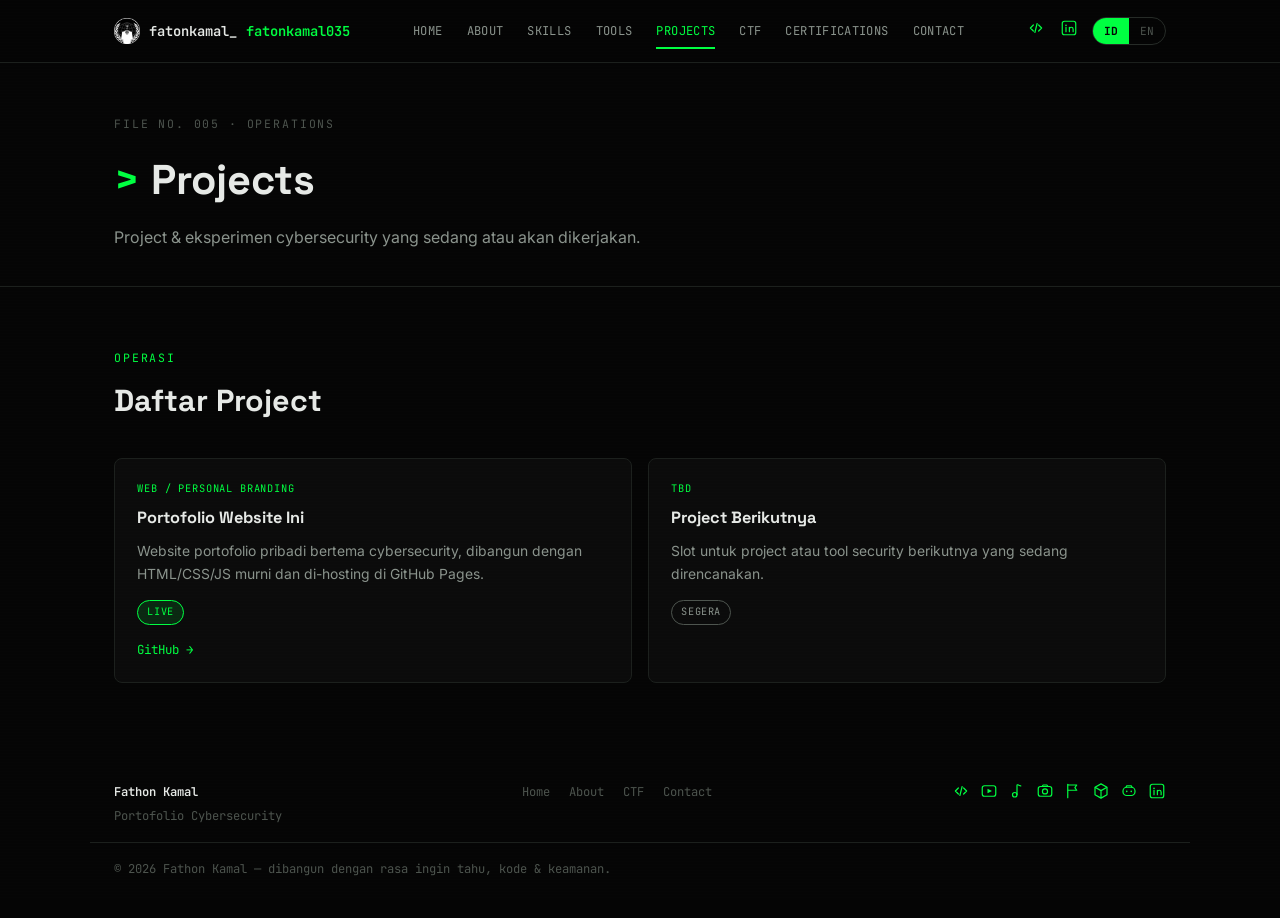
<file: projects.html>
<!DOCTYPE html>
<html lang="id">
<head>
<meta charset="UTF-8">
<meta name="viewport" content="width=device-width, initial-scale=1.0">
<title>Projects — Fathon Kamal</title>
<meta name="description" content="Operations & project cybersecurity yang sedang dikerjakan Fathon Kamal.">
<meta property="og:title" content="Projects — Fathon Kamal">
<meta property="og:type" content="website">
<link rel="preconnect" href="https://fonts.googleapis.com">
<link rel="preconnect" href="https://fonts.gstatic.com" crossorigin>
<link href="https://fonts.googleapis.com/css2?family=Inter:wght@400;500;600;700;800&family=Space+Grotesk:wght@500;600;700&family=JetBrains+Mono:wght@400;500;600;700&display=swap" rel="stylesheet">
<link rel="stylesheet" href="style.css">
</head>
<body>

<header class="topnav">
  <div class="wrap">
    <a href="index.html" class="brand"><img class="brand-logo" src="logo.png" alt="Logo"><span class="glitch" data-text="fatonkamal_">fatonkamal_</span><span class="alias"></span></a>
    <nav class="navlinks">
      <a href="index.html" data-id="Home" data-en="Home">Home</a>
      <a href="about.html" data-id="About" data-en="About">About</a>
      <a href="skills.html" data-id="Skills" data-en="Skills">Skills</a>
      <a href="tools.html" data-id="Tools" data-en="Tools">Tools</a>
      <a href="projects.html" class="active" data-id="Projects" data-en="Projects">Projects</a>
      <a href="ctf.html">CTF</a>
      <a href="certifications.html" data-id="Certifications" data-en="Certifications">Certifications</a>
      <a href="contact.html" data-id="Contact" data-en="Contact">Contact</a>
    </nav>
    <div class="nav-right">
      <a class="nav-icon-github" href="#" aria-label="GitHub" target="_blank" rel="noopener"></a>
      <a class="nav-icon-linkedin" href="#" aria-label="LinkedIn" target="_blank" rel="noopener"></a>
      <div class="lang-switch" role="group" aria-label="Ganti bahasa">
        <button class="lang-opt active" data-lang="id" type="button">ID</button>
        <button class="lang-opt" data-lang="en" type="button">EN</button>
      </div>
      <button class="hamburger" aria-label="Menu"><span></span><span></span><span></span></button>
    </div>
  </div>
  <div class="mobile-menu">
    <a href="index.html" data-id="Home" data-en="Home">Home</a>
    <a href="about.html" data-id="About" data-en="About">About</a>
    <a href="skills.html" data-id="Skills" data-en="Skills">Skills</a>
    <a href="tools.html" data-id="Tools" data-en="Tools">Tools</a>
    <a href="projects.html" class="active">Projects</a>
    <a href="ctf.html">CTF</a>
    <a href="certifications.html" data-id="Certifications" data-en="Certifications">Certifications</a>
    <a href="contact.html" data-id="Contact" data-en="Contact">Contact</a>
  </div>
</header>

<div class="page-header">
  <div class="wrap">
    <div class="file-no">FILE NO. 005 · OPERATIONS</div>
    <h1><span class="prompt">&gt;</span> Projects</h1>
    <p data-id="Project & eksperimen cybersecurity yang sedang atau akan dikerjakan." data-en="Cybersecurity projects & experiments in progress or planned.">Project & eksperimen cybersecurity yang sedang atau akan dikerjakan.</p>
  </div>
</div>

<section class="section">
  <div class="wrap">
    <div class="section-head reveal">
      <div class="eyebrow" data-id="Operasi" data-en="Operations">Operasi</div>
      <h2 data-id="Daftar Project" data-en="Project List">Daftar Project</h2>
    </div>
    <div class="card-grid reveal" id="projectsGrid"></div>
  </div>
</section>

<footer>
  <div class="wrap">
    <div class="footer-left">
      <span style="color:var(--ink);font-weight:600;">Fathon Kamal</span>
      <span data-id="Portofolio Cybersecurity" data-en="Cybersecurity Portfolio">Portofolio Cybersecurity</span>
    </div>
    <nav class="footer-nav">
      <a href="index.html" data-id="Home" data-en="Home">Home</a>
      <a href="about.html" data-id="About" data-en="About">About</a>
      <a href="ctf.html">CTF</a>
      <a href="contact.html" data-id="Contact" data-en="Contact">Contact</a>
    </nav>
    <div id="footerSocials" style="display:flex;gap:10px;"></div>
  </div>
  <div class="wrap" style="margin-top:16px;padding-top:16px;border-top:1px solid var(--border);">
    <span>© 2026 Fathon Kamal — <span data-id="dibangun dengan rasa ingin tahu, kode & keamanan." data-en="built with curiosity, code &amp; security.">dibangun dengan rasa ingin tahu, kode &amp; keamanan.</span></span>
  </div>
</footer>

<script src="data.js"></script>
<script src="script.js"></script>
</body>
</html>
</file>
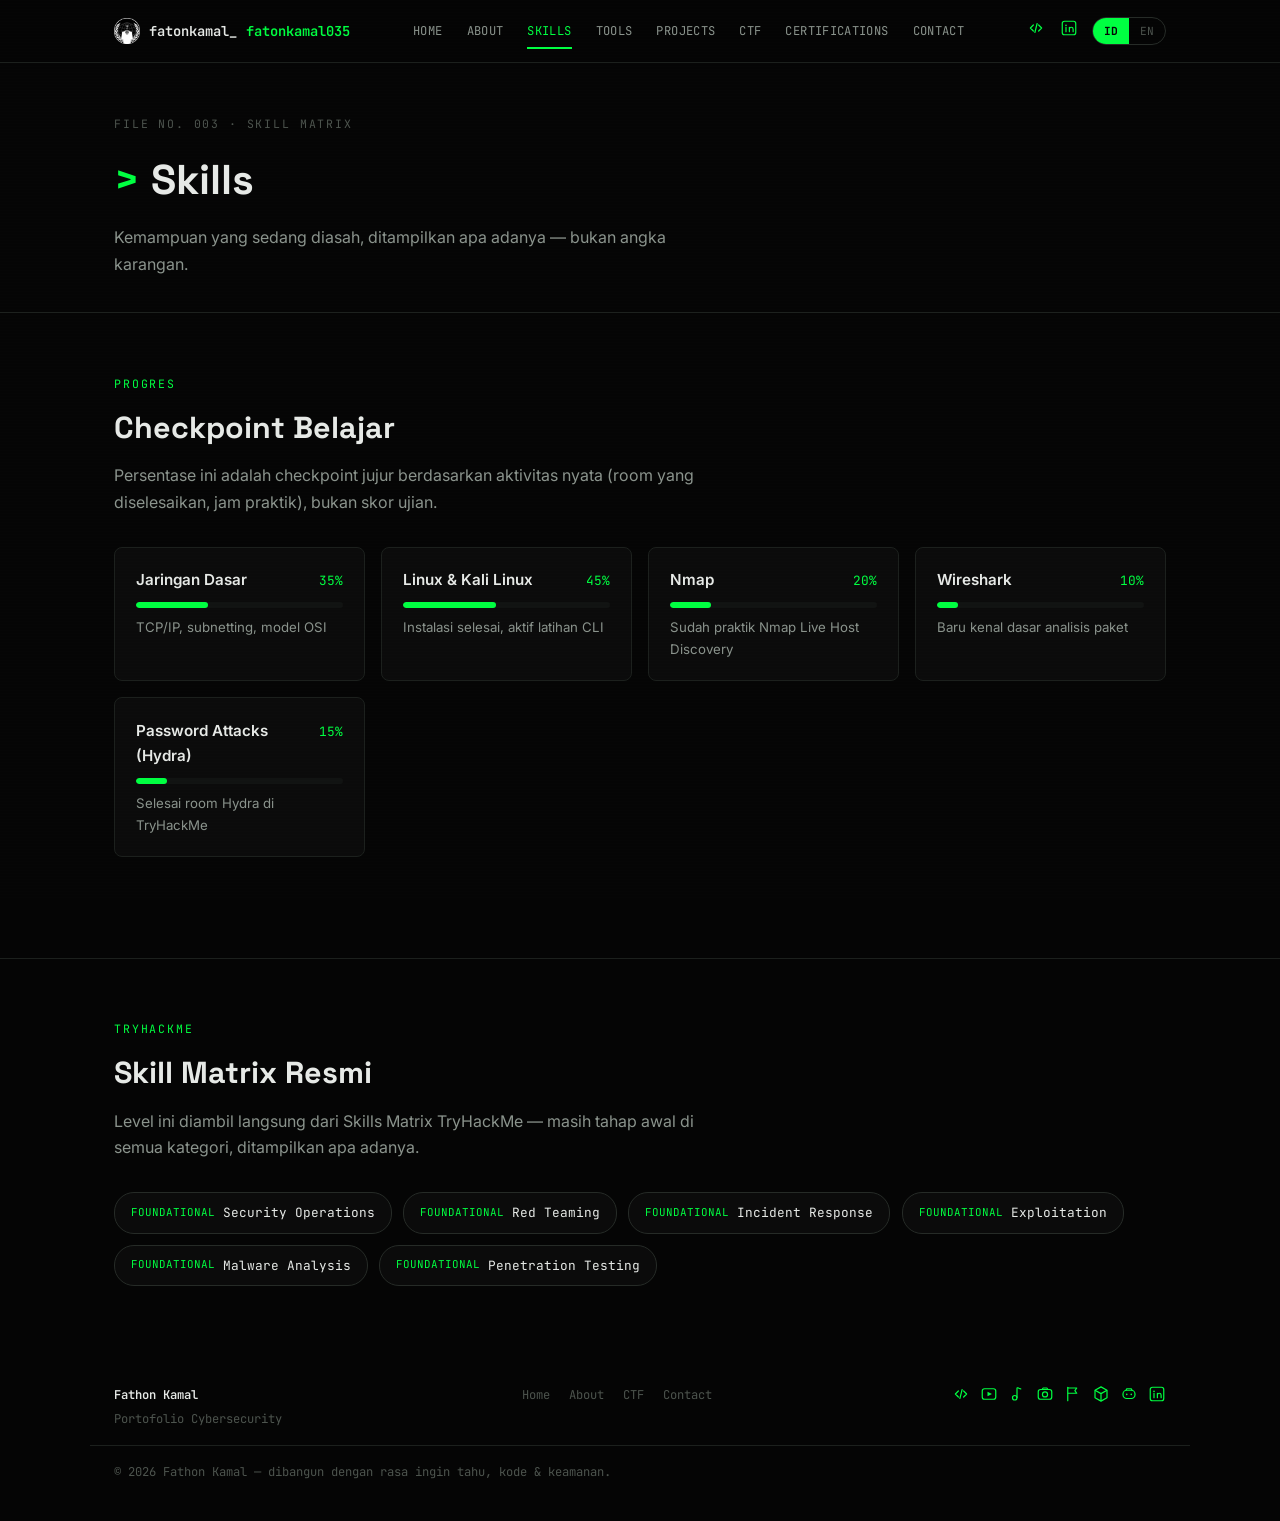
<file: skills.html>
<!DOCTYPE html>
<html lang="id">
<head>
<meta charset="UTF-8">
<meta name="viewport" content="width=device-width, initial-scale=1.0">
<title>Skills — Fathon Kamal</title>
<meta name="description" content="Skill matrix dan progres belajar cybersecurity Fathon Kamal — jaringan, Linux, Nmap, Wireshark, dan skill matrix TryHackMe.">
<meta property="og:title" content="Skills — Fathon Kamal">
<meta property="og:type" content="website">
<link rel="preconnect" href="https://fonts.googleapis.com">
<link rel="preconnect" href="https://fonts.gstatic.com" crossorigin>
<link href="https://fonts.googleapis.com/css2?family=Inter:wght@400;500;600;700;800&family=Space+Grotesk:wght@500;600;700&family=JetBrains+Mono:wght@400;500;600;700&display=swap" rel="stylesheet">
<link rel="stylesheet" href="style.css">
</head>
<body>

<header class="topnav">
  <div class="wrap">
    <a href="index.html" class="brand"><img class="brand-logo" src="logo.png" alt="Logo"><span class="glitch" data-text="fatonkamal_">fatonkamal_</span><span class="alias"></span></a>
    <nav class="navlinks">
      <a href="index.html" data-id="Home" data-en="Home">Home</a>
      <a href="about.html" data-id="About" data-en="About">About</a>
      <a href="skills.html" class="active" data-id="Skills" data-en="Skills">Skills</a>
      <a href="tools.html" data-id="Tools" data-en="Tools">Tools</a>
      <a href="projects.html" data-id="Projects" data-en="Projects">Projects</a>
      <a href="ctf.html">CTF</a>
      <a href="certifications.html" data-id="Certifications" data-en="Certifications">Certifications</a>
      <a href="contact.html" data-id="Contact" data-en="Contact">Contact</a>
    </nav>
    <div class="nav-right">
      <a class="nav-icon-github" href="#" aria-label="GitHub" target="_blank" rel="noopener"></a>
      <a class="nav-icon-linkedin" href="#" aria-label="LinkedIn" target="_blank" rel="noopener"></a>
      <div class="lang-switch" role="group" aria-label="Ganti bahasa">
        <button class="lang-opt active" data-lang="id" type="button">ID</button>
        <button class="lang-opt" data-lang="en" type="button">EN</button>
      </div>
      <button class="hamburger" aria-label="Menu"><span></span><span></span><span></span></button>
    </div>
  </div>
  <div class="mobile-menu">
    <a href="index.html" data-id="Home" data-en="Home">Home</a>
    <a href="about.html" data-id="About" data-en="About">About</a>
    <a href="skills.html" class="active">Skills</a>
    <a href="tools.html" data-id="Tools" data-en="Tools">Tools</a>
    <a href="projects.html" data-id="Projects" data-en="Projects">Projects</a>
    <a href="ctf.html">CTF</a>
    <a href="certifications.html" data-id="Certifications" data-en="Certifications">Certifications</a>
    <a href="contact.html" data-id="Contact" data-en="Contact">Contact</a>
  </div>
</header>

<div class="page-header">
  <div class="wrap">
    <div class="file-no">FILE NO. 003 · SKILL MATRIX</div>
    <h1><span class="prompt">&gt;</span> Skills</h1>
    <p data-id="Kemampuan yang sedang diasah, ditampilkan apa adanya — bukan angka karangan." data-en="Skills currently being developed, shown as they are — not invented numbers.">Kemampuan yang sedang diasah, ditampilkan apa adanya — bukan angka karangan.</p>
  </div>
</div>

<section class="section">
  <div class="wrap">
    <div class="section-head reveal">
      <div class="eyebrow" data-id="Progres" data-en="Progress">Progres</div>
      <h2 data-id="Checkpoint Belajar" data-en="Learning Checkpoints">Checkpoint Belajar</h2>
      <p data-id="Persentase ini adalah checkpoint jujur berdasarkan aktivitas nyata (room yang diselesaikan, jam praktik), bukan skor ujian." data-en="These percentages are honest checkpoints based on real activity (rooms completed, practice hours), not exam scores.">Persentase ini adalah checkpoint jujur berdasarkan aktivitas nyata (room yang diselesaikan, jam praktik), bukan skor ujian.</p>
    </div>
    <div class="skills-grid" id="skillsGrid"></div>
  </div>
</section>

<section class="section">
  <div class="wrap">
    <div class="section-head reveal">
      <div class="eyebrow" data-id="TryHackMe" data-en="TryHackMe">TryHackMe</div>
      <h2 data-id="Skill Matrix Resmi" data-en="Official Skill Matrix">Skill Matrix Resmi</h2>
      <p id="skillMatrixNote"></p>
    </div>
    <div class="matrix-tags reveal" id="skillMatrixTags"></div>
  </div>
</section>

<footer>
  <div class="wrap">
    <div class="footer-left">
      <span style="color:var(--ink);font-weight:600;">Fathon Kamal</span>
      <span data-id="Portofolio Cybersecurity" data-en="Cybersecurity Portfolio">Portofolio Cybersecurity</span>
    </div>
    <nav class="footer-nav">
      <a href="index.html" data-id="Home" data-en="Home">Home</a>
      <a href="about.html" data-id="About" data-en="About">About</a>
      <a href="ctf.html">CTF</a>
      <a href="contact.html" data-id="Contact" data-en="Contact">Contact</a>
    </nav>
    <div id="footerSocials" style="display:flex;gap:10px;"></div>
  </div>
  <div class="wrap" style="margin-top:16px;padding-top:16px;border-top:1px solid var(--border);">
    <span>© 2026 Fathon Kamal — <span data-id="dibangun dengan rasa ingin tahu, kode & keamanan." data-en="built with curiosity, code &amp; security.">dibangun dengan rasa ingin tahu, kode &amp; keamanan.</span></span>
  </div>
</footer>

<script src="data.js"></script>
<script src="script.js"></script>
</body>
</html>
</file>
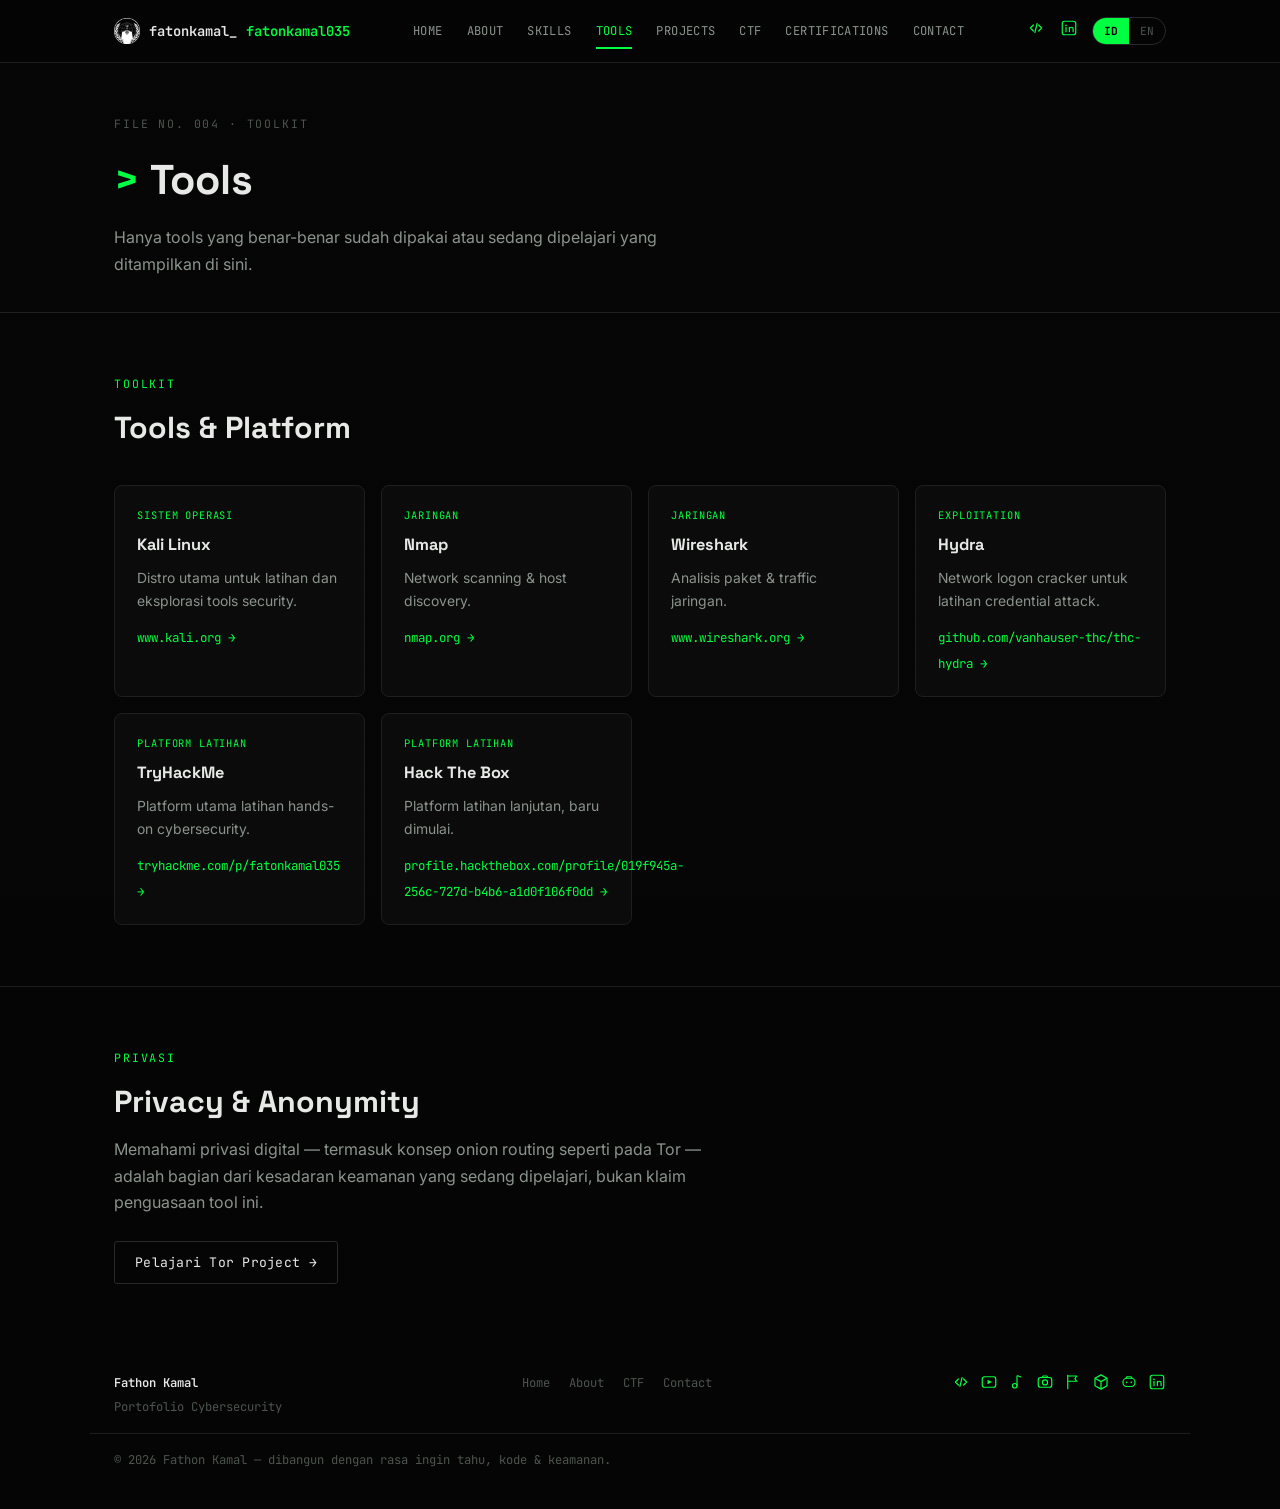
<file: tools.html>
<!DOCTYPE html>
<html lang="id">
<head>
<meta charset="UTF-8">
<meta name="viewport" content="width=device-width, initial-scale=1.0">
<title>Tools — Fathon Kamal</title>
<meta name="description" content="Toolkit cybersecurity yang sedang dipelajari dan digunakan Fathon Kamal: Kali Linux, Nmap, Wireshark, Hydra.">
<meta property="og:title" content="Toolkit — Fathon Kamal">
<meta property="og:type" content="website">
<link rel="preconnect" href="https://fonts.googleapis.com">
<link rel="preconnect" href="https://fonts.gstatic.com" crossorigin>
<link href="https://fonts.googleapis.com/css2?family=Inter:wght@400;500;600;700;800&family=Space+Grotesk:wght@500;600;700&family=JetBrains+Mono:wght@400;500;600;700&display=swap" rel="stylesheet">
<link rel="stylesheet" href="style.css">
</head>
<body>

<header class="topnav">
  <div class="wrap">
    <a href="index.html" class="brand"><img class="brand-logo" src="logo.png" alt="Logo"><span class="glitch" data-text="fatonkamal_">fatonkamal_</span><span class="alias"></span></a>
    <nav class="navlinks">
      <a href="index.html" data-id="Home" data-en="Home">Home</a>
      <a href="about.html" data-id="About" data-en="About">About</a>
      <a href="skills.html" data-id="Skills" data-en="Skills">Skills</a>
      <a href="tools.html" class="active" data-id="Tools" data-en="Tools">Tools</a>
      <a href="projects.html" data-id="Projects" data-en="Projects">Projects</a>
      <a href="ctf.html">CTF</a>
      <a href="certifications.html" data-id="Certifications" data-en="Certifications">Certifications</a>
      <a href="contact.html" data-id="Contact" data-en="Contact">Contact</a>
    </nav>
    <div class="nav-right">
      <a class="nav-icon-github" href="#" aria-label="GitHub" target="_blank" rel="noopener"></a>
      <a class="nav-icon-linkedin" href="#" aria-label="LinkedIn" target="_blank" rel="noopener"></a>
      <div class="lang-switch" role="group" aria-label="Ganti bahasa">
        <button class="lang-opt active" data-lang="id" type="button">ID</button>
        <button class="lang-opt" data-lang="en" type="button">EN</button>
      </div>
      <button class="hamburger" aria-label="Menu"><span></span><span></span><span></span></button>
    </div>
  </div>
  <div class="mobile-menu">
    <a href="index.html" data-id="Home" data-en="Home">Home</a>
    <a href="about.html" data-id="About" data-en="About">About</a>
    <a href="skills.html" data-id="Skills" data-en="Skills">Skills</a>
    <a href="tools.html" class="active">Tools</a>
    <a href="projects.html" data-id="Projects" data-en="Projects">Projects</a>
    <a href="ctf.html">CTF</a>
    <a href="certifications.html" data-id="Certifications" data-en="Certifications">Certifications</a>
    <a href="contact.html" data-id="Contact" data-en="Contact">Contact</a>
  </div>
</header>

<div class="page-header">
  <div class="wrap">
    <div class="file-no">FILE NO. 004 · TOOLKIT</div>
    <h1><span class="prompt">&gt;</span> Tools</h1>
    <p data-id="Hanya tools yang benar-benar sudah dipakai atau sedang dipelajari yang ditampilkan di sini." data-en="Only tools that have actually been used or are currently being learned are listed here.">Hanya tools yang benar-benar sudah dipakai atau sedang dipelajari yang ditampilkan di sini.</p>
  </div>
</div>

<section class="section">
  <div class="wrap">
    <div class="section-head reveal">
      <div class="eyebrow">Toolkit</div>
      <h2 data-id="Tools & Platform" data-en="Tools & Platforms">Tools & Platform</h2>
    </div>
    <div class="card-grid reveal" id="toolsGrid"></div>
  </div>
</section>

<section class="section">
  <div class="wrap">
    <div class="section-head reveal">
      <div class="eyebrow" data-id="Privasi" data-en="Privacy">Privasi</div>
      <h2 data-id="Privacy & Anonymity" data-en="Privacy & Anonymity">Privacy &amp; Anonymity</h2>
      <p data-id="Memahami privasi digital — termasuk konsep onion routing seperti pada Tor — adalah bagian dari kesadaran keamanan yang sedang dipelajari, bukan klaim penguasaan tool ini." data-en="Understanding digital privacy — including onion-routing concepts like Tor — is part of the security awareness currently being learned, not a claim of mastering this tool.">Memahami privasi digital — termasuk konsep onion routing seperti pada Tor — adalah bagian dari kesadaran keamanan yang sedang dipelajari, bukan klaim penguasaan tool ini.</p>
    </div>
    <a class="btn ghost" href="https://www.torproject.org/" target="_blank" rel="noopener" data-id="Pelajari Tor Project →" data-en="Learn about Tor Project →">Pelajari Tor Project →</a>
  </div>
</section>

<footer>
  <div class="wrap">
    <div class="footer-left">
      <span style="color:var(--ink);font-weight:600;">Fathon Kamal</span>
      <span data-id="Portofolio Cybersecurity" data-en="Cybersecurity Portfolio">Portofolio Cybersecurity</span>
    </div>
    <nav class="footer-nav">
      <a href="index.html" data-id="Home" data-en="Home">Home</a>
      <a href="about.html" data-id="About" data-en="About">About</a>
      <a href="ctf.html">CTF</a>
      <a href="contact.html" data-id="Contact" data-en="Contact">Contact</a>
    </nav>
    <div id="footerSocials" style="display:flex;gap:10px;"></div>
  </div>
  <div class="wrap" style="margin-top:16px;padding-top:16px;border-top:1px solid var(--border);">
    <span>© 2026 Fathon Kamal — <span data-id="dibangun dengan rasa ingin tahu, kode & keamanan." data-en="built with curiosity, code &amp; security.">dibangun dengan rasa ingin tahu, kode &amp; keamanan.</span></span>
  </div>
</footer>

<script src="data.js"></script>
<script src="script.js"></script>
</body>
</html>
</file>
<file: style.css>
/* ==========================================================
   CYBERSECURITY PORTFOLIO — DESIGN SYSTEM
   ========================================================== */

:root{
  --bg-0:#050505; --bg-1:#0b0b0b; --bg-2:#111312;
  --border:#1c201d; --border-strong:#262b27;
  --green:#00ff41; --green-dim:rgba(0,255,65,0.12); --green-soft:rgba(0,255,65,0.35);
  --red:#ff003c; --red-dim:rgba(255,0,60,0.12);
  --ink:#e6e9e6; --ink-muted:#8a938c; --ink-faint:#4d544e;
  --font-display:'Space Grotesk', 'Inter', sans-serif;
  --font-body:'Inter', system-ui, sans-serif;
  --font-mono:'JetBrains Mono', ui-monospace, monospace;
}

*{ box-sizing:border-box; }
html{ scroll-behavior:smooth; }
body{
  margin:0; background:var(--bg-0); color:var(--ink);
  font-family:var(--font-body); line-height:1.65; font-size:16px;
  -webkit-font-smoothing:antialiased;
}
a{ color:var(--green); text-decoration:none; }
a:hover{ text-decoration:underline; }
:focus-visible{ outline:2px solid var(--green); outline-offset:3px; }
::selection{ background:var(--green-dim); color:var(--ink); }
img{ max-width:100%; display:block; }
.wrap{ max-width:1100px; margin:0 auto; padding:0 1.5rem; }

/* faint scanline overlay across whole site */
body::before{
  content:''; position:fixed; inset:0; pointer-events:none; z-index:999;
  background:repeating-linear-gradient(to bottom, rgba(255,255,255,0.012) 0px, rgba(255,255,255,0.012) 1px, transparent 1px, transparent 3px);
  mix-blend-mode:overlay;
}

/* ---------- NAV ---------- */
header.topnav{
  position:sticky; top:0; z-index:60;
  background:rgba(5,5,5,0.72); backdrop-filter:blur(10px);
  border-bottom:1px solid var(--border);
}
.topnav .wrap{ display:flex; align-items:center; justify-content:space-between; height:62px; gap:1rem; }
.brand{ display:flex; align-items:center; gap:9px; font-family:var(--font-mono); font-size:0.86rem; color:var(--ink); font-weight:600; }
.brand-logo{ width:26px; height:26px; filter:invert(1); }
.brand .alias{ color:var(--green); }

.navlinks{ display:flex; gap:1.5rem; font-family:var(--font-mono); font-size:0.76rem; letter-spacing:0.03em; }
.navlinks a{ color:var(--ink-muted); text-transform:uppercase; position:relative; padding:4px 0; }
.navlinks a:hover, .navlinks a.active{ color:var(--green); text-decoration:none; }
.navlinks a.active::after{ content:''; position:absolute; left:0; right:0; bottom:-4px; height:2px; background:var(--green); }

.nav-right{ display:flex; align-items:center; gap:0.9rem; }
.lang-switch{ display:flex; border:1px solid var(--border-strong); border-radius:20px; overflow:hidden; flex-shrink:0; }
.lang-opt{ font-family:var(--font-mono); font-size:0.7rem; background:transparent; border:none; color:var(--ink-faint); padding:6px 11px; cursor:pointer; transition:background .15s, color .15s; }
.lang-opt.active{ background:var(--green); color:#050505; font-weight:700; }

.hamburger{ display:none; flex-direction:column; gap:5px; background:none; border:none; cursor:pointer; padding:6px; }
.hamburger span{ width:22px; height:2px; background:var(--green); transition:transform .2s, opacity .2s; }
.mobile-menu{ display:none; }
@media (max-width:760px){
  .navlinks{ display:none; }
  .hamburger{ display:flex; }
  .mobile-menu.open{
    display:flex; flex-direction:column; gap:0; position:fixed; top:62px; left:0; right:0; bottom:0;
    background:rgba(5,5,5,0.98); z-index:59; padding:1rem 1.5rem; font-family:var(--font-mono);
  }
  .mobile-menu a{ color:var(--ink-muted); padding:14px 0; border-bottom:1px solid var(--border); font-size:0.95rem; }
  .mobile-menu a.active{ color:var(--green); }
}

/* ---------- PAGE HEADER (non-home pages) ---------- */
.page-header{ padding:3.2rem 0 2.2rem; border-bottom:1px solid var(--border); }
.page-header .file-no{ font-family:var(--font-mono); font-size:0.72rem; letter-spacing:0.16em; color:var(--ink-faint); text-transform:uppercase; margin-bottom:0.8rem; }
.page-header h1{ font-family:var(--font-display); font-size:clamp(1.8rem,4vw,2.6rem); margin:0 0 0.6rem; }
.page-header h1 .prompt{ color:var(--green); }
.page-header p{ color:var(--ink-muted); max-width:60ch; margin:0; }

/* ---------- HERO (home only) ---------- */
.hero{ position:relative; padding:4.5rem 0 3.5rem; border-bottom:1px solid var(--border); overflow:hidden; }
#matrixCanvas{ position:absolute; inset:0; z-index:0; width:100%; height:100%; opacity:0.5; }
.hero .wrap{ position:relative; z-index:2; }
.hero-eyebrow{ font-family:var(--font-mono); font-size:0.74rem; letter-spacing:0.16em; color:var(--ink-faint); text-transform:uppercase; margin-bottom:1rem; }
.hero h1{ font-family:var(--font-display); font-weight:700; font-size:clamp(2.1rem,5.2vw,3.6rem); line-height:1.1; margin:0 0 1rem; max-width:16ch; }
.hero h1 .accent{ color:var(--green); }
.hero .role-line{ font-family:var(--font-mono); font-size:1rem; color:var(--ink-muted); margin:0 0 2rem; }
.hero .role-line .status-dot{ color:var(--green); }

.btn-row{ display:flex; gap:0.9rem; flex-wrap:wrap; margin-bottom:2.4rem; }
.btn{ font-family:var(--font-mono); font-size:0.82rem; letter-spacing:0.02em; padding:12px 20px; border-radius:3px; border:1px solid var(--border-strong); color:var(--ink); transition:border-color .15s, color .15s, background .15s, transform .15s; }
.btn:hover{ text-decoration:none; transform:translateY(-2px); }
.btn.primary{ background:var(--green); border-color:var(--green); color:#050505; font-weight:700; }
.btn.primary:hover{ opacity:0.88; }
.btn.ghost:hover{ border-color:var(--green); color:var(--green); }

/* terminal window */
.terminal-window{ background:var(--bg-1); border:1px solid var(--border-strong); border-radius:6px; max-width:640px; overflow:hidden; }
.terminal-titlebar{ display:flex; align-items:center; gap:7px; padding:9px 14px; background:var(--bg-2); border-bottom:1px solid var(--border); font-family:var(--font-mono); font-size:0.72rem; color:var(--ink-faint); }
.terminal-titlebar .dot{ width:9px; height:9px; border-radius:50%; }
.terminal-titlebar .dot.red{ background:#ff5f57; }
.terminal-titlebar .dot.yellow{ background:#febc2e; }
.terminal-titlebar .dot.green{ background:#28c840; }
.terminal-body{ padding:16px 18px; font-family:var(--font-mono); font-size:0.86rem; }
.terminal-body .line{ margin-bottom:6px; white-space:pre-wrap; word-break:break-word; }
.terminal-body .prompt-user{ color:var(--green); }
.terminal-body .out{ color:var(--ink-muted); }
.terminal-body .ok{ color:var(--green); }
.progress-bar-ascii{ color:var(--green); letter-spacing:-1px; }
.cursor-block{ display:inline-block; width:8px; height:1em; background:var(--green); vertical-align:text-bottom; animation:blink 1s step-start infinite; margin-left:2px; }
@keyframes blink{ 50%{ opacity:0; } }

/* ---------- WHOAMI / dashboard ---------- */
.whoami-grid{ display:grid; grid-template-columns:repeat(auto-fit,minmax(180px,1fr)); gap:1px; background:var(--border); border:1px solid var(--border); margin:2.2rem 0; }
.whoami-item{ background:var(--bg-1); padding:14px 18px; }
.whoami-item .label{ display:block; font-family:var(--font-mono); font-size:0.63rem; letter-spacing:0.1em; color:var(--ink-faint); text-transform:uppercase; margin-bottom:5px; }
.whoami-item .value{ font-size:0.92rem; color:var(--ink); font-family:var(--font-mono); }
.whoami-item .value.status-online{ color:var(--green); }

.dash-grid{ display:grid; grid-template-columns:repeat(auto-fit,minmax(140px,1fr)); gap:0.8rem; margin:2rem 0; }
.dash-card{ background:var(--bg-1); border:1px solid var(--border); border-radius:6px; padding:12px 14px; font-family:var(--font-mono); }
.dash-card .dlabel{ font-size:0.65rem; color:var(--ink-faint); letter-spacing:0.08em; margin-bottom:6px; }
.dash-card .dvalue{ font-size:0.95rem; display:flex; align-items:center; gap:7px; }
.pulse-dot{ width:8px; height:8px; border-radius:50%; background:var(--green); box-shadow:0 0 8px var(--green); animation:pulse 2s ease-in-out infinite; flex-shrink:0; }
@keyframes pulse{ 0%,100%{ opacity:1; } 50%{ opacity:0.35; } }

/* ---------- SECTIONS ---------- */
.section{ padding:3.8rem 0; border-bottom:1px solid var(--border); }
.section:last-of-type{ border-bottom:none; }
.section-head{ margin-bottom:2rem; max-width:60ch; }
.eyebrow{ font-family:var(--font-mono); font-size:0.72rem; letter-spacing:0.16em; color:var(--green); text-transform:uppercase; margin-bottom:0.6rem; }
.section-head h2{ font-family:var(--font-display); font-size:clamp(1.4rem,3vw,1.9rem); margin:0 0 0.6rem; }
.section-head p{ color:var(--ink-muted); margin:0; }

.reveal{ opacity:0; transform:translateY(14px); transition:opacity .5s ease, transform .5s ease; }
.reveal.in-view{ opacity:1; transform:translateY(0); }

/* ---------- GLITCH ---------- */
.glitch{ position:relative; display:inline-block; }
.glitch.glitching::before, .glitch.glitching::after{
  content:attr(data-text); position:absolute; left:0; top:0; width:100%; overflow:hidden;
}
.glitch.glitching::before{ color:var(--red); clip-path:inset(0 0 60% 0); transform:translate(-2px,-1px); opacity:0.7; }
.glitch.glitching::after{ color:var(--green); clip-path:inset(60% 0 0 0); transform:translate(2px,1px); opacity:0.7; }

/* ---------- CARDS (tools/projects/social) ---------- */
.card-grid{ display:grid; grid-template-columns:repeat(auto-fit,minmax(240px,1fr)); gap:1rem; }
.tool-card, .project-card{ background:var(--bg-1); border:1px solid var(--border); border-radius:8px; padding:1.3rem 1.4rem; transition:border-color .15s, transform .15s; }
.tool-card:hover, .project-card:hover{ border-color:var(--green-soft); transform:translateY(-2px); }
.tool-card .t-cat, .project-card .p-cat{ font-family:var(--font-mono); font-size:0.65rem; letter-spacing:0.08em; color:var(--green); text-transform:uppercase; margin-bottom:8px; }
.tool-card h3, .project-card h3{ margin:0 0 8px; font-size:1.02rem; font-family:var(--font-display); }
.tool-card p, .project-card p{ margin:0 0 10px; color:var(--ink-muted); font-size:0.87rem; }
.tool-card .t-link, .project-card .p-link{ font-family:var(--font-mono); font-size:0.78rem; }
.status-badge{ display:inline-block; font-family:var(--font-mono); font-size:0.64rem; letter-spacing:0.06em; padding:3px 9px; border-radius:20px; text-transform:uppercase; border:1px solid var(--green); color:var(--green); background:var(--green-dim); }
.status-badge.soon{ border-color:var(--ink-faint); color:var(--ink-muted); background:transparent; }

/* ---------- SKILLS ---------- */
.skills-grid{ display:grid; grid-template-columns:repeat(auto-fit,minmax(230px,1fr)); gap:1rem; margin-bottom:2.5rem; }
.skill-card{ background:var(--bg-1); border:1px solid var(--border); border-radius:8px; padding:1.2rem 1.3rem; }
.skill-card .name-row{ display:flex; justify-content:space-between; align-items:baseline; margin-bottom:10px; gap:8px; }
.skill-card .name{ font-weight:600; font-size:0.95rem; }
.skill-card .pct{ font-family:var(--font-mono); font-size:0.8rem; color:var(--green); flex-shrink:0; }
.bar-track{ height:6px; background:var(--bg-2); border-radius:3px; overflow:hidden; margin-bottom:9px; }
.bar-fill{ height:100%; background:var(--green); border-radius:3px; }
.skill-card .note{ font-size:0.83rem; color:var(--ink-muted); margin:0; }

.matrix-tags{ display:flex; flex-wrap:wrap; gap:0.7rem; }
.matrix-tag{ border:1px solid var(--border-strong); background:var(--bg-1); border-radius:20px; padding:9px 16px; font-family:var(--font-mono); font-size:0.8rem; display:flex; align-items:center; gap:8px; }
.matrix-tag .lvl{ color:var(--green); font-size:0.68rem; text-transform:uppercase; }

/* ---------- CTF ---------- */
.ctf-stats{ display:grid; grid-template-columns:repeat(auto-fit,minmax(120px,1fr)); gap:0.8rem; margin:1.6rem 0 2rem; }
.ctf-stat{ background:var(--bg-1); border:1px solid var(--border); border-radius:8px; padding:14px; text-align:center; }
.ctf-stat .num{ font-family:var(--font-display); font-size:1.6rem; color:var(--green); }
.ctf-stat .lbl{ font-family:var(--font-mono); font-size:0.65rem; color:var(--ink-faint); text-transform:uppercase; margin-top:4px; }

.room-list{ display:flex; flex-direction:column; gap:0.6rem; }
.room-item{ display:flex; justify-content:space-between; align-items:center; background:var(--bg-1); border:1px solid var(--border); border-radius:6px; padding:12px 16px; gap:12px; }
.room-item .rname{ font-size:0.92rem; }
.diff-tag{ font-family:var(--font-mono); font-size:0.66rem; padding:3px 10px; border-radius:20px; text-transform:uppercase; flex-shrink:0; }
.diff-tag.easy{ color:var(--green); border:1px solid var(--green); background:var(--green-dim); }
.diff-tag.medium{ color:#e0a23a; border:1px solid #e0a23a; background:rgba(224,162,58,0.12); }
.diff-tag.hard{ color:var(--red); border:1px solid var(--red); background:var(--red-dim); }
.diff-tag.info{ color:var(--ink-muted); border:1px solid var(--border-strong); background:transparent; }

/* ---------- CERTIFICATIONS empty state ---------- */
.empty-state{ text-align:center; padding:3.5rem 1.5rem; border:1px dashed var(--border-strong); border-radius:10px; }
.empty-state .icon{ font-family:var(--font-mono); font-size:2rem; color:var(--ink-faint); margin-bottom:1rem; }
.empty-state h3{ font-family:var(--font-display); margin:0 0 0.6rem; }
.empty-state p{ color:var(--ink-muted); max-width:44ch; margin:0 auto; }

/* ---------- SOCIAL / CONTACT ---------- */
.connect-grid{ display:grid; grid-template-columns:repeat(auto-fit,minmax(230px,1fr)); gap:1rem; }
.connect-card{ display:flex; align-items:center; gap:14px; background:var(--bg-1); border:1px solid var(--border); border-radius:8px; padding:1rem 1.2rem; color:var(--ink); transition:border-color .15s, transform .15s; }
.connect-card:hover{ border-color:var(--green-soft); text-decoration:none; transform:translateY(-2px); }
.c-icon{ flex-shrink:0; width:38px; height:38px; border-radius:8px; background:var(--bg-2); display:flex; align-items:center; justify-content:center; color:var(--green); }
.c-text{ flex:1; display:flex; flex-direction:column; min-width:0; }
.c-label{ font-weight:600; font-size:0.94rem; }
.c-sub{ display:block; font-family:var(--font-mono); font-size:0.72rem; color:var(--ink-faint); margin-top:2px; overflow:hidden; text-overflow:ellipsis; white-space:nowrap; }
.arrow{ color:var(--green); font-family:var(--font-mono); flex-shrink:0; }

.contact-form{ max-width:560px; background:var(--bg-1); border:1px solid var(--border); border-radius:10px; padding:1.8rem; margin-top:2rem; }
.form-row{ margin-bottom:1.1rem; }
.form-row label{ display:block; font-family:var(--font-mono); font-size:0.7rem; letter-spacing:0.08em; text-transform:uppercase; color:var(--ink-faint); margin-bottom:6px; }
.form-row input, .form-row textarea{
  width:100%; background:var(--bg-2); border:1px solid var(--border-strong); border-radius:5px;
  padding:11px 13px; color:var(--ink); font-family:var(--font-body); font-size:0.92rem;
}
.form-row input:focus, .form-row textarea:focus{ outline:none; border-color:var(--green); }
.form-row textarea{ resize:vertical; min-height:110px; }
.form-error{ color:var(--red); font-size:0.76rem; margin-top:5px; display:none; font-family:var(--font-mono); }
.form-row.invalid input, .form-row.invalid textarea{ border-color:var(--red); }
.form-row.invalid .form-error{ display:block; }
.form-note{ font-size:0.78rem; color:var(--ink-faint); margin-top:0.8rem; }

/* ---------- INTERACTIVE TERMINAL ---------- */
.iterm{ background:var(--bg-1); border:1px solid var(--border-strong); border-radius:8px; overflow:hidden; }
.iterm-output{ height:280px; overflow-y:auto; padding:16px 18px; font-family:var(--font-mono); font-size:0.85rem; }
.iterm-output .line{ margin-bottom:5px; white-space:pre-wrap; word-break:break-word; }
.iterm-output .cmd-echo{ color:var(--green); }
.iterm-output .cmd-out{ color:var(--ink-muted); }
.iterm-input-row{ display:flex; align-items:center; gap:8px; border-top:1px solid var(--border); padding:10px 16px; }
.iterm-input-row .p{ color:var(--green); font-family:var(--font-mono); font-size:0.85rem; }
.iterm-input-row input{ flex:1; background:transparent; border:none; color:var(--ink); font-family:var(--font-mono); font-size:0.85rem; outline:none; }
.iterm-hint{ font-family:var(--font-mono); font-size:0.72rem; color:var(--ink-faint); margin-top:0.7rem; }

/* ---------- FOOTER ---------- */
footer{ padding:2.4rem 0; }
footer .wrap{ display:flex; justify-content:space-between; flex-wrap:wrap; gap:14px; font-family:var(--font-mono); font-size:0.76rem; color:var(--ink-faint); }
.footer-left{ display:flex; flex-direction:column; gap:4px; }
.footer-nav{ display:flex; gap:1.2rem; flex-wrap:wrap; }
.footer-nav a{ color:var(--ink-faint); }
.footer-nav a:hover{ color:var(--green); }

@media (prefers-reduced-motion: reduce){
  html{ scroll-behavior:auto; }
  .reveal{ opacity:1; transform:none; transition:none; }
  .cursor-block{ animation:none; }
  .pulse-dot{ animation:none; }
}
</file>
